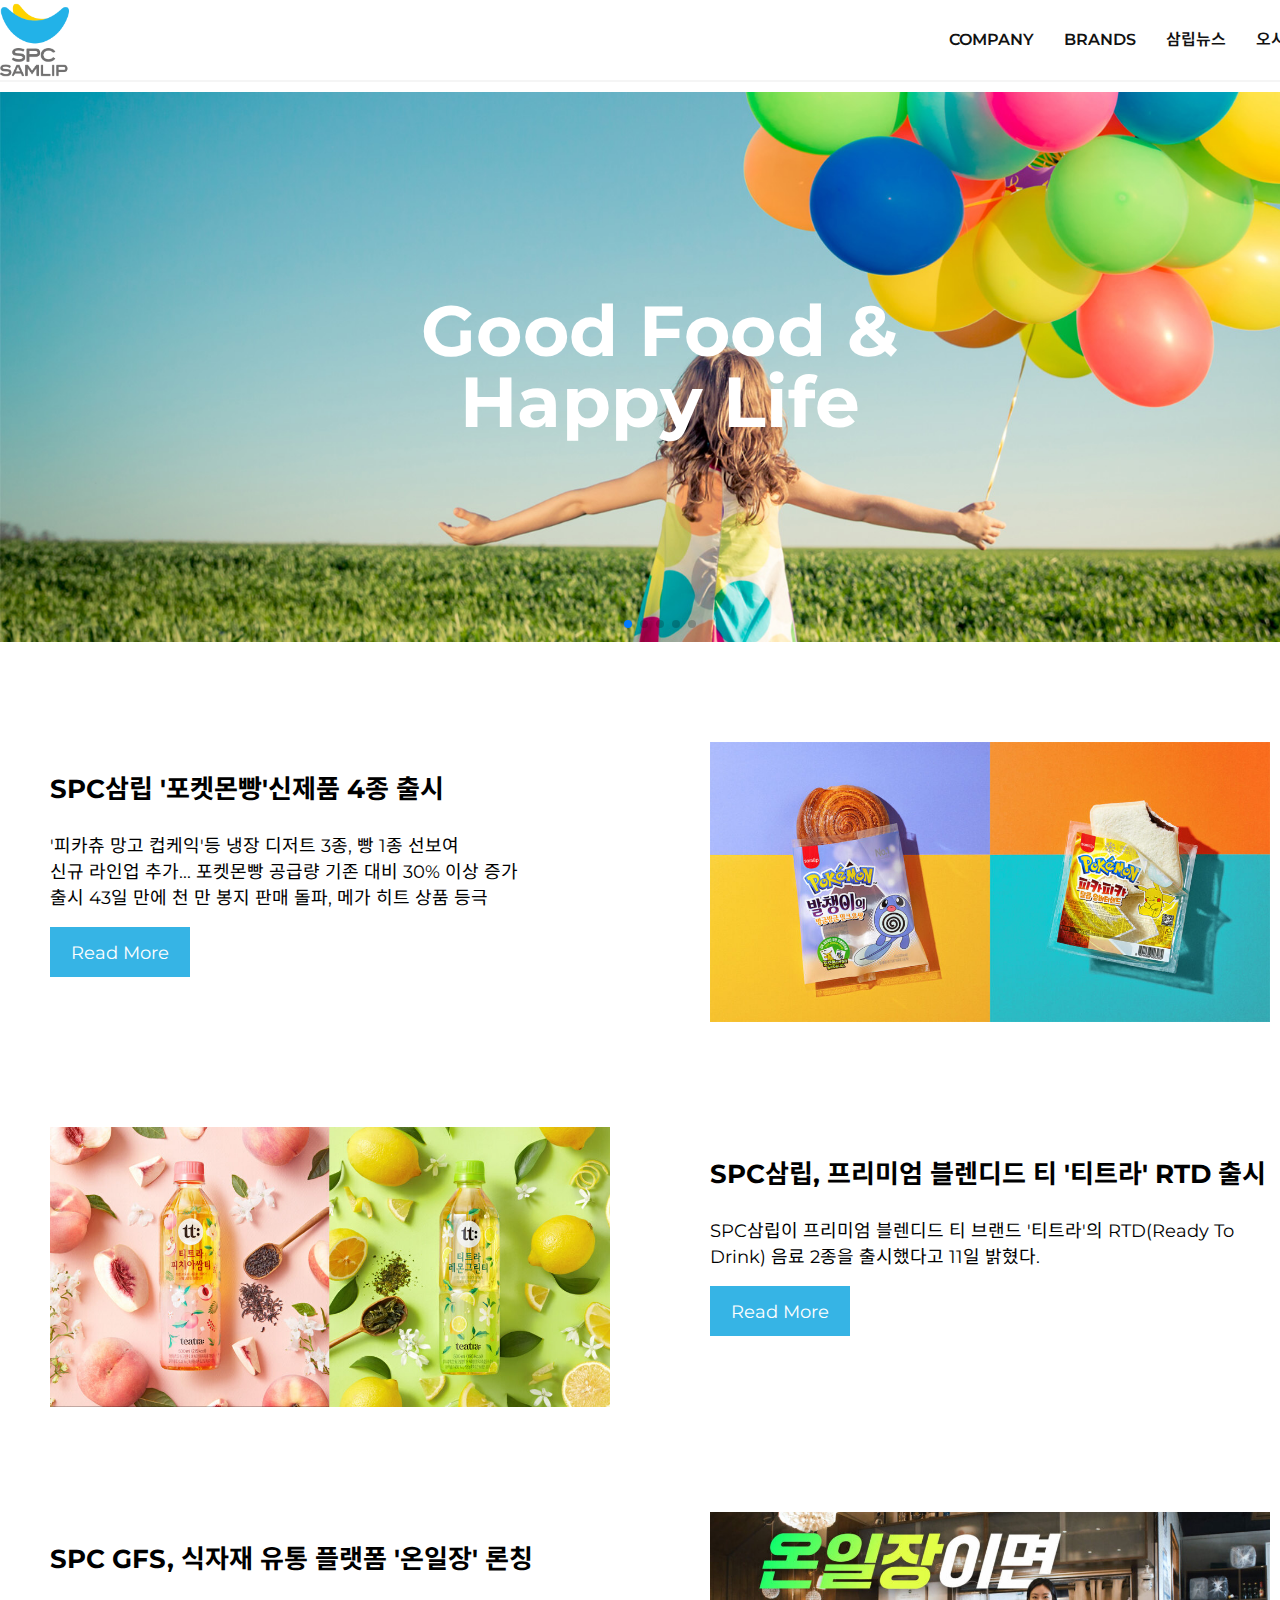
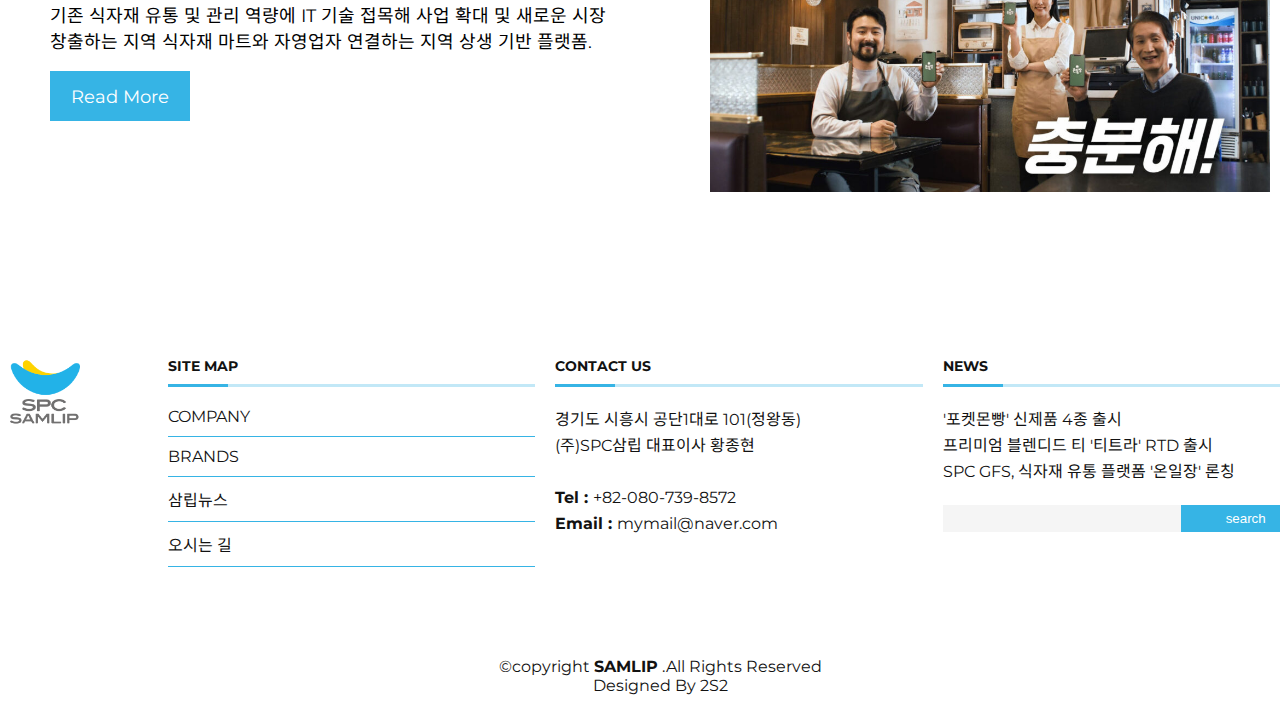
<file: index.html>
<!DOCTYPE html>
<html lang="ko" dir="ltr">

<head>
  <meta charset="utf-8">
  <meta name="viewport" content="width=device-width, initial-scale=1, maximum-scale=1, minimum-scale=1, user-scalable=no">
  <title>SPC 삼립</title>
  <link rel="stylesheet" href="./css/style.min.css">
  <script type="text/javascript" src="./js/jquery.min.js"></script>
  <script type="text/javascript" src="./js/common.js"></script>
  <link rel="stylesheet" href="https://unpkg.com/swiper@8/swiper-bundle.min.css" />
  <script src="https://unpkg.com/swiper@8/swiper-bundle.min.js"></script>
</head>
<body>
  <div id="wrap">
    <header id="header">
      <!-- 로고 -->
      <h1 id="top-logo">
        <a href="./index.html">
          <img src="./img/logo/spc-samlip-logo-new.png" alt="logo">
        </a>
      </h1>
      <!-- 메인메뉴 -->
      <nav id="top-nav">
        <ul>
          <li>
            <a href="./company/introduce.html">COMPANY</a>
            <ul class="sub-menu">
              <li><a href="./company/introduce.html">경영이념</a></li>
              <li><a href="./company/history.html">연혁</a></li>
              <li><a href="./company/ci.html">CI/BI</a></li>
            </ul>
          </li>
          <li><a href="./brands/brands.html">BRANDS</a></li>
          <li><a href="./community/news.html">삼립뉴스</a>
            <ul class="sub-menu">
              <li><a href="./community/news.html">보도자료</a></li>
              <li><a href="./community/recruit.html">공고</a></li>
              <li><a href="./community/notice.html">공지사항</a></li>
            </ul>
          </li>
          <li><a href="./location/location.html">오시는 길</a></li>
        </ul>
      </nav>
    </header>
    <main>
      <style>
        .swiper {
          width: 100%;
          height: 100%;
        }

        .swiper-slide {
          text-align: center;
          font-size: 18px;
          height: 550px;

          /* Center slide text vertically */
          display: -webkit-box;
          display: -ms-flexbox;
          display: -webkit-flex;
          display: flex;
          -webkit-box-pack: center;
          -ms-flex-pack: center;
          -webkit-justify-content: center;
          justify-content: center;
          -webkit-box-align: center;
          -ms-flex-align: center;
          -webkit-align-items: center;
          align-items: center;
        }

        .swiper-slide img {
          display: block;
          width: 100%;
          height: 100%;
          object-fit: cover;
        }

        .swiper {
          margin-left: auto;
          margin-right: auto;
        }
      </style>
      <!-- main banner -->
      <!-- swiper plugin 사용 -->
      <div class="swiper mySwiper">
        <div class="swiper-wrapper">
          <div class="swiper-slide mainbanner first">
            <h2>Good Food &<br>Happy Life
              <!-- <p>좋은 음식과 서비스를 통해 더 가치있고<br>건강한 삶을 만들어나갑니다</p> -->
            </h2>
          </div>
          <div class="swiper-slide mainbanner second">
            <h2 style="color:#642c10;">Good Bread
              <!-- <p>우리만의 기술과 경험,노하우로<br>제빵 산업의 내일을 엽니다</p> -->
            </h2>
          </div>
          <div class="swiper-slide mainbanner third">
            <h2 style="color:#1d356d;">Tasty Food
              <!-- <p>맛과 건강을 생각한 음식으로<br>맛있는 푸드 스토리를 만듭니다</p> -->
            </h2>
          </div>
          <div class="swiper-slide mainbanner forth">
            <h2 style="color:#d43936;">Sweet Desert
              <!-- <p>소비자의 취향에 맞는<br>새로운 디저트 문화를 제안합니다</p> -->
            </h2>
          </div>
          <div class="swiper-slide mainbanner fifth">
            <h2 style="color:#4a6512;">Fresh Deli
              <!-- <p>최첨단 시스템과 설비로 소비자의 식탁에<br>가장 신선한 식품을 전달합니다</p> -->
            </h2>
          </div>
        </div>
        <!-- <div class="swiper-button-next"></div>
        <div class="swiper-button-prev"></div> -->
        <div class="swiper-pagination"></div>
      </div>
      <!-- content area-->
      <div class="container main">
        <div class="content">
          <div class="inner">
            <div class="box items_2">
              <div class="items">
                <h3 class="title">SPC삼립 '포켓몬빵'신제품 4종 출시</h3>
                <p>'피카츄 망고 컵케익'등 냉장 디저트 3종, 빵 1종 선보여<br>
                신규 라인업 추가... 포켓몬빵 공급량 기존 대비 30% 이상 증가<br>
                출시 43일 만에 천 만 봉지 판매 돌파, 메가 히트 상품 등극</p>
                <a href="./community/news.html" class="gbtn">Read More</a>
              </div>
              <div class="items">
                <img src="./img/main/poketmon_news.jpg" alt="poketmonnews">
              </div>
            </div>
          </div>
          <div class="inner">
            <div class="box items_2">
              <div class="items">
                <img src="./img/main/teatra_news.jpg" alt="teatranews">
              </div>
              <div class="items">
                <h3 class="title">SPC삼립, 프리미엄 블렌디드 티 '티트라' RTD 출시</h3>
                <p>SPC삼립이 프리미엄 블렌디드 티 브랜드 '티트라'의 RTD(Ready To Drink) 음료 2종을 출시했다고 11일 밝혔다.</p>
                <a href="./community/news.html" class="gbtn">Read More</a>
              </div>
            </div>
          </div>
          <div class="inner">
            <div class="box items_2">
              <div class="items">
                <h3 class="title">SPC GFS, 식자재 유통 플랫폼 '온일장' 론칭</h3>
                <p>기존 식자재 유통 및 관리 역량에 IT 기술 접목해 사업 확대 및 새로운 시장 창출하는 지역 식자재 마트와 자영업자 연결하는 지역 상생 기반 플랫폼.</p>
                <a href="./community/news.html" class="gbtn">Read More</a>
              </div>
              <div class="items">
                <img src="./img/main/onilljang_news.jpg" alt="onillgangnews">
              </div>
            </div>
          </div>
        </div>
      </div>
    </main>
    <footer id="footer">
      <!-- footer상단영역 -->
      <div class="footer-top">
        <div class="container">
          <div class="row">
            <div class="column footer-logo">
              <!-- footer logo -->
              <img src="./img/logo/spc-samlip-logo-new.png" alt="">
            </div>
            <div class="column">
              <h4>site map</h4>
              <ul>
                <li><a href="./company/introduce.html">COMPANY</a></li>
                <li><a href="./brands/brands.html">BRANDS</a></li>
                <li><a href="./community/news.html">삼립뉴스</a></li>
                <li><a href="./location/location.html">오시는 길</a></li>
              </ul>
            </div>
            <div class="column">
              <h4>contact us</h4>
              <p>
                경기도 시흥시 공단1대로 101(정왕동)<br>
                (주)SPC삼립 대표이사 황종현<br>
                <strong><br>Tel : </strong><a href="tel:+82-080-739-8572">+82-080-739-8572</a><br>
                <strong>Email : </strong><a href="mailto:mymail@naver.com">mymail@naver.com</a>
              </p>
            </div>
            <div class="column news">
              <h4>news</h4>
              <p><a href="./community/news.html">'포켓몬빵' 신제품 4종 출시</a><br><a href="./community/news.html">프리미엄 블렌디드 티 '티트라' RTD 출시</a><br><a href="./community/news.html">SPC GFS, 식자재 유통 플랫폼 '온일장' 론칭</a></p>
              <form>
                <input type="text" name="search"><input type="submit" value="search">
                <!-- input한줄 띄우고 하면 공백생김 -->
              </form>
            </div>
          </div>
        </div>
      </div>
      <!-- footer하단영역 -->
      <div class="container">
        <div class="copyright">
          &copy;copyright <strong>SAMLIP</strong> .All Rights Reserved
        </div>
        <div class="credits">
          Designed By <a href="mailto:5446911s2@daum.net">2S2</a>
        </div>
      </div>
    </footer>
  </div>
  <script>
    var swiper = new Swiper(".mySwiper", {
      slidesPerView: 1,
      spaceBetween: 30,
      loop: true,
      centeredSlides: true,
        autoplay: {
          delay: 2500,
          disableOnInteraction: false,
        },
      pagination: {
        el: ".swiper-pagination",
        clickable: true,
      },
      // navigation: {
      //   nextEl: ".swiper-button-next",
      //   prevEl: ".swiper-button-prev",
      // },
    });
  </script>
</body>

</html>
</file>
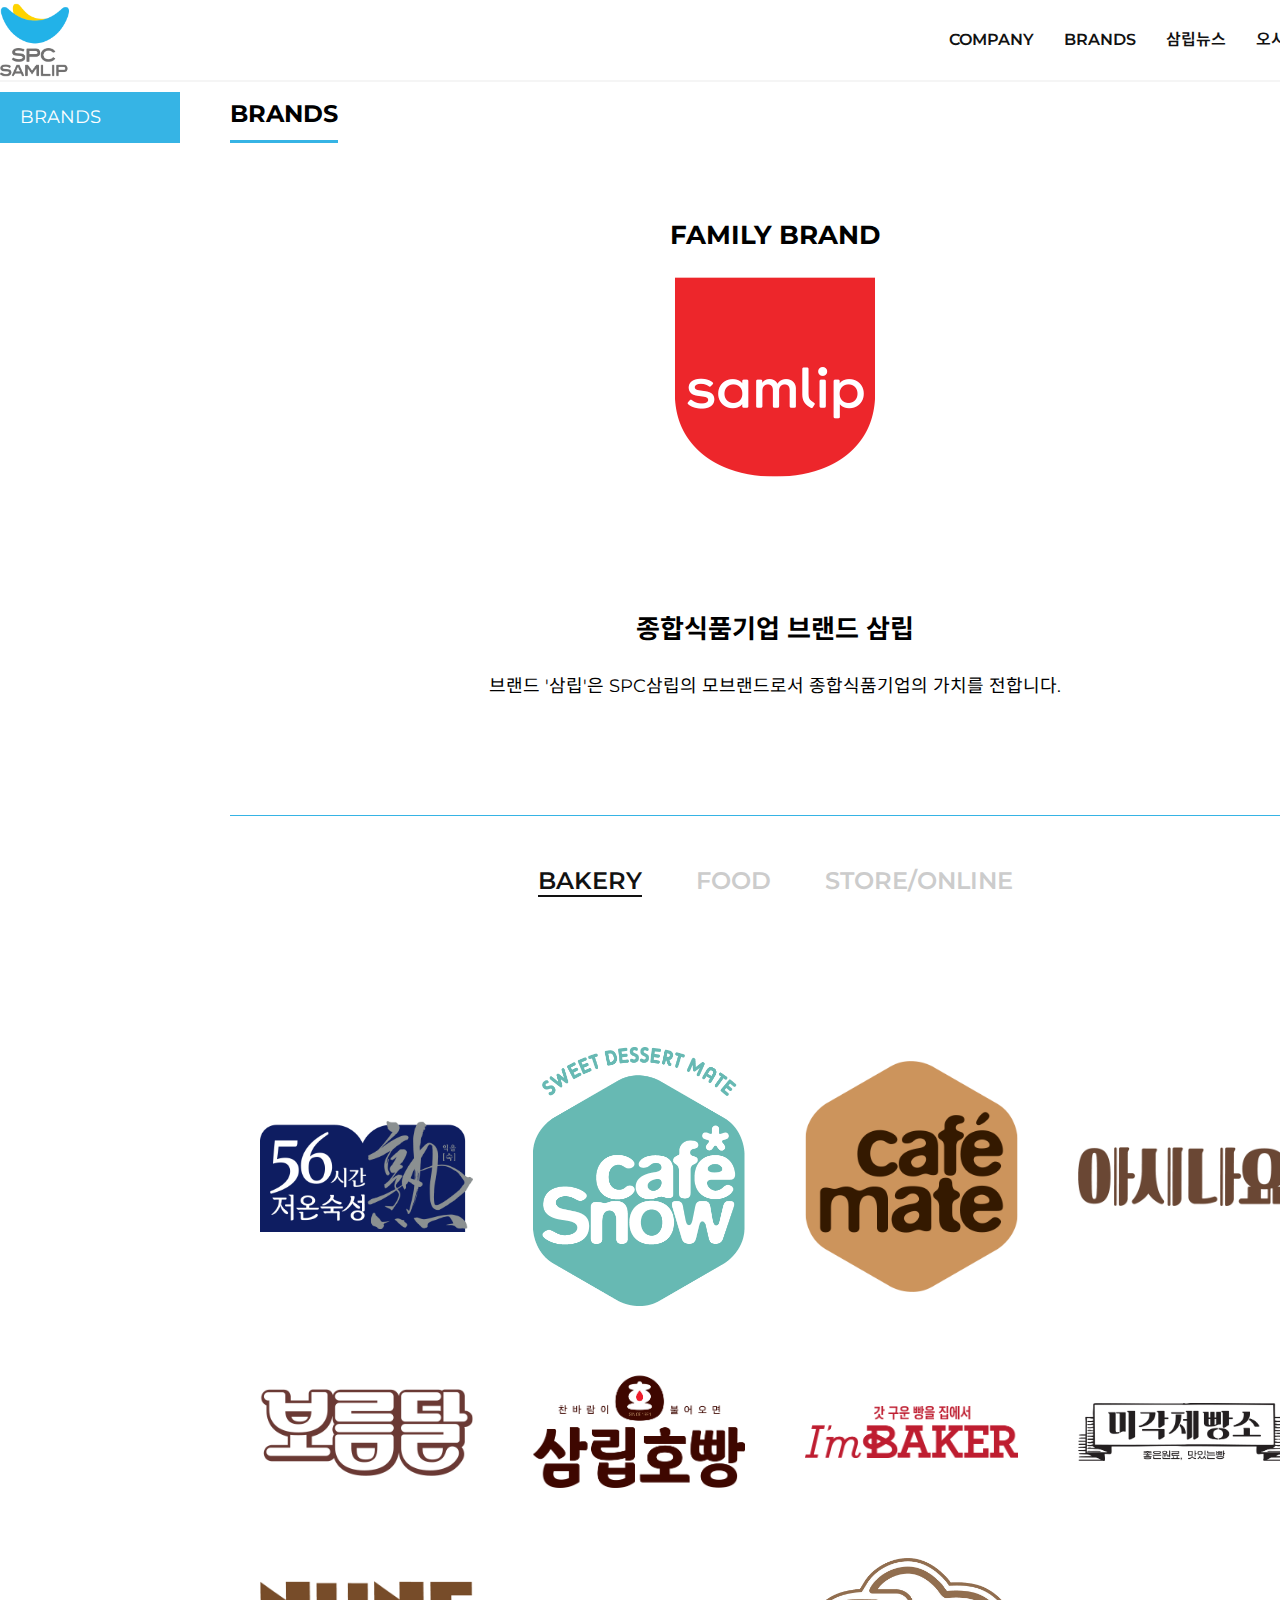
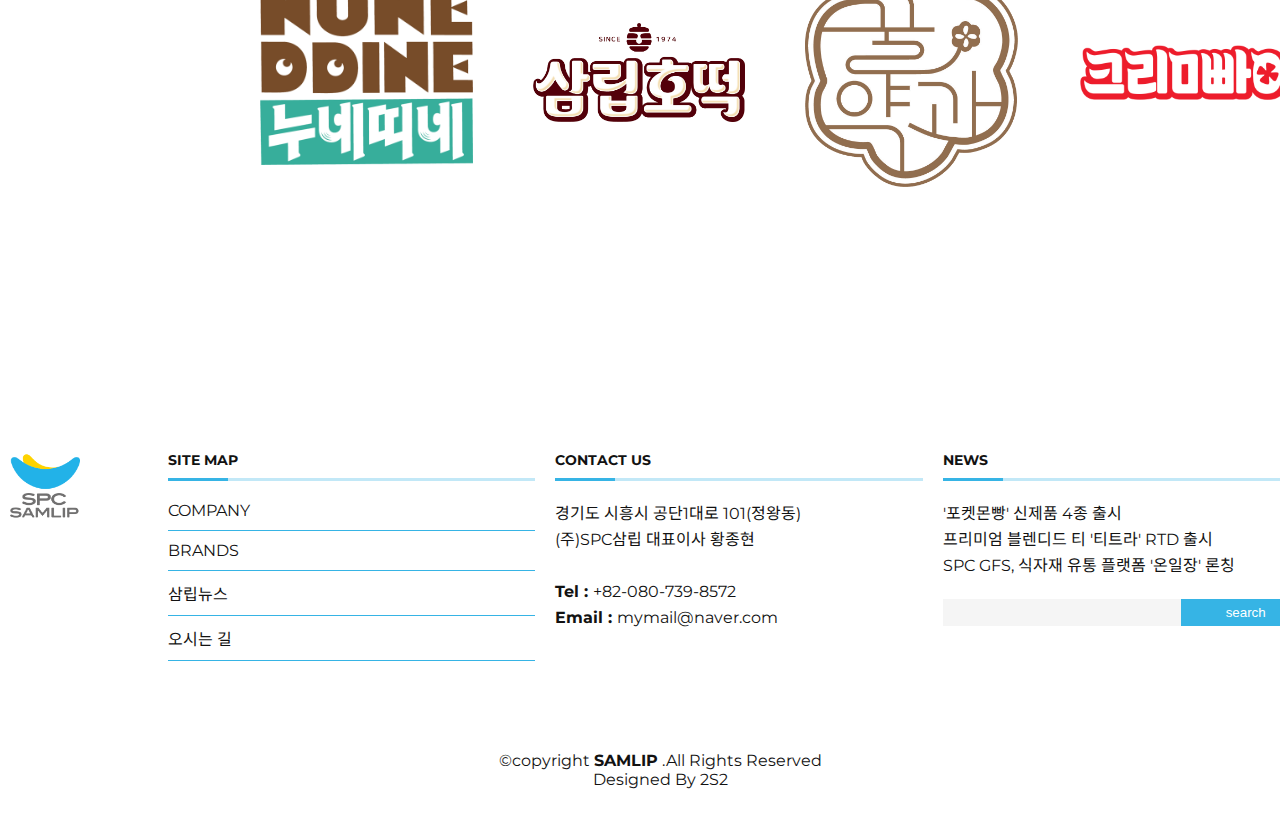
<file: brands/brands.html>
<!DOCTYPE html>
<html lang="ko" dir="ltr">

<head>
  <meta charset="utf-8">
  <title>SPC 삼립</title>
  <link rel="stylesheet" href="../css/style.min.css">
  <script type="text/javascript" src="../js/jquery.min.js"></script>
  <script type="text/javascript" src="../js/common.js"></script>
</head>

<body class="subpage">
  <div id="wrap">
    <header id="header">
      <!-- 로고 -->
      <h1 id="top-logo">
        <a href="../index.html"><img src="../img/logo/spc-samlip-logo-new.png" alt="logo"></a>
      </h1>
      <!-- 메인메뉴 -->
      <nav id="top-nav">
        <ul>
          <li>
            <a href="../company/introduce.html">COMPANY</a>
            <ul class="sub-menu">
              <li><a href="../company/introduce.html">경영이념</a></li>
              <li><a href="../company/history.html">연혁</a></li>
              <li><a href="../company/ci.html">CI/BI</a></li>
            </ul>
          </li>
          <li><a href="../brands/brands.html">BRANDS</a></li>
          <li><a href="../community/news.html">삼립뉴스</a>
            <ul class="sub-menu">
              <li><a href="../community/news.html">보도자료</a></li>
              <li><a href="../community/recruit.html">공고</a></li>
              <li><a href="../community/notice.html">공지사항</a></li>
            </ul>
          </li>
          <li><a href="../location/location.html">오시는 길</a></li>
        </ul>
      </nav>
    </header>
    <main>
      <!-- content area-->
      <div class="container">
        <!-- 왼쪽 메뉴 -->
        <aside id="lnb">
          <ul>
            <li><a href="../brands/brands.html">BRANDS</a></li>
          </ul>
        </aside>
        <!-- 컨텐츠 본문 영역 -->
        <div class="content">
          <h2 class="sub-title"><span>BRANDS</span></h2>
          <div class="inner">
            <div class="box wrap">
              <div class="items">
                <h3 class="title">FAMILY BRAND</h3>
                <a href="#"><img src="../img/brands/samlip-logo.png" alt="logo" style="width: 202px;"></a>
              </div>
              <div class="items">
                <h3 class="title">종합식품기업 브랜드 삼립</h3>
                <p>브랜드 '삼립'은 SPC삼립의 모브랜드로서 종합식품기업의 가치를 전합니다.</p>
              </div>
            </div>
          </div>
          <div class="inner brand-btn">
            <ul>
              <li class="on">BAKERY</li>
              <li>FOOD</li>
              <li>STORE/ONLINE</li>
            </ul>
          </div>
          <!-- column layout -->
          <section id="bakery" class="on brand">
            <div class="row">
              <div class="column">
                <div class="inner none-type">
                  <img src="../img/brands/bakery/56_logo-1.png" alt="bakery01">
                </div>
              </div>
              <div class="column">
                <div class="inner none-type">
                  <img src="../img/brands/bakery/cafe-snow-new-bi.png" alt="bakery02">
                </div>
              </div>
              <div class="column">
                <div class="inner none-type">
                  <img src="../img/brands/bakery/cafemate-logo-original.png" alt="bakery03">
                </div>
              </div>
              <div class="column">
                <div class="inner none-type">
                  <img src="../img/brands/bakery/castella-logo-original.png" alt="bakery04">
                </div>
              </div>
              <div class="column">
                <div class="inner none-type">
                  <img src="../img/brands/bakery/fullmoon-logo.png" alt="bakery05">
                </div>
              </div>
              <div class="column">
                <div class="inner none-type">
                  <img src="../img/brands/bakery/hopang-logo-original-1.png" alt="bakery06">
                </div>
              </div>
              <div class="column">
                <div class="inner none-type">
                  <img src="../img/brands/bakery/logo-imbaker.png" alt="bakery07">
                </div>
              </div>
              <div class="column">
                <div class="inner none-type">
                  <img src="../img/brands/bakery/meegak.png" alt="bakery08">
                </div>
              </div>
              <div class="column">
                <div class="inner none-type">
                  <img src="../img/brands/bakery/nuneddine-logo-original.png" alt="bakery09">
                </div>
              </div>
              <div class="column">
                <div class="inner none-type">
                  <img src="../img/brands/bakery/samlip-hodduk.png" alt="bakery10">
                </div>
              </div>
              <div class="column">
                <div class="inner none-type">
                  <img src="../img/brands/bakery/sweet-teafood-logo-original-1.png" alt="bakery11">
                </div>
              </div>
              <div class="column">
                <div class="inner none-type">
                  <img src="../img/brands/bakery/cream-logo-origin.png" alt="bakery12">
                </div>
              </div>
            </div>
          </section>
          <section id="food" class="brand">
            <div class="row">
              <div class="column">
                <div class="inner none-type">
                  <img src="../img/brands/food/dayerie-bi.png" alt="food01">
                </div>
              </div>
              <div class="column">
                <div class="inner none-type">
                  <img src="../img/brands/food/gruchks-schwein-origianl-black-1.png" alt="food02">
                </div>
              </div>
              <div class="column">
                <div class="inner none-type">
                  <img src="../img/brands/food/himyeon-logo-1.png" alt="food03">
                </div>
              </div>
              <div class="column">
                <div class="inner none-type">
                  <img src="../img/brands/food/jammys-logo.png" alt="food04">
                </div>
              </div>
              <div class="column">
                <div class="inner none-type">
                  <img src="../img/brands/food/kraft-heinz-logo.png" alt="food05">
                </div>
              </div>
              <div class="column">
                <div class="inner none-type">
                  <img src="../img/brands/food/mineral-water-logo-origin.png" alt="food06">
                </div>
              </div>
              <div class="column">
                <div class="inner none-type">
                  <img src="../img/brands/food/organic-diary-farm-logo-original.png" alt="food07">
                </div>
              </div>
              <div class="column">
                <div class="inner none-type">
                  <img src="../img/brands/food/piginthegarden-logo-original.png" alt="food08">
                </div>
              </div>
            </div>
          </section>
          <section id="store"  class="brand">
            <div class="row">
              <div class="column">
                <div class="inner none-type">
                  <img src="../img/brands/store/bakery-factory-logo-original.png" alt="store01">
                </div>
              </div>
              <div class="column">
                <div class="inner none-type">
                  <img src="../img/brands/store/biten.png" alt="store02">
                </div>
              </div>
              <div class="column">
                <div class="inner none-type">
                  <img src="../img/brands/store/eggslut-logo.png" alt="store03">
                </div>
              </div>
              <div class="column">
                <div class="inner none-type">
                  <img src="../img/brands/store/hm-logo.png" alt="store04">
                </div>
              </div>
              <div class="column">
                <div class="inner none-type">
                  <img src="../img/brands/store/Krumb_Logotype_Orange_RGB.png" alt="store05">
                </div>
              </div>
              <div class="column">
                <div class="inner none-type">
                  <img src="../img/brands/store/samlip-logo.png" alt="store06">
                </div>
              </div>
              <div class="column">
                <div class="inner none-type">
                  <img src="../img/brands/store/spcsamlip-logo-yaam.png" alt="store07">
                </div>
              </div>
              <div class="column">
                <div class="inner none-type">
                </div>
              </div>
            </div>
          </section>
        </div>
      </div>
    </main>
    <footer id="footer">
      <!-- footer상단영역 -->
      <div class="footer-top">
        <div class="container">
          <div class="row">
            <div class="column footer-logo">
              <!-- footer logo -->
              <img src="../img/logo/spc-samlip-logo-new.png" alt="">
            </div>
            <div class="column">
              <h4>site map</h4>
              <ul>
                <li><a href="../company/introduce.html">COMPANY</a></li>
                <li><a href="../brands/brands.html">BRANDS</a></li>
                <li><a href="../community/news.html">삼립뉴스</a></li>
                <li><a href="../location/location.html">오시는 길</a></li>
              </ul>
            </div>
            <div class="column">
              <h4>contact us</h4>
              <p>
                경기도 시흥시 공단1대로 101(정왕동)<br>
                (주)SPC삼립 대표이사 황종현<br>
                <strong><br>Tel : </strong><a href="tel:+82-080-739-8572">+82-080-739-8572</a><br>
                <strong>Email : </strong><a href="mailto:mymail@naver.com">mymail@naver.com</a>
              </p>
            </div>
            <div class="column news">
              <h4>news</h4>
              <p><a href="./community/news.html">'포켓몬빵' 신제품 4종 출시</a><br><a href="./community/news.html">프리미엄 블렌디드 티 '티트라' RTD 출시</a><br><a href="./community/news.html">SPC GFS, 식자재 유통 플랫폼 '온일장' 론칭</a></p>
              <form>
                <input type="text" name="search"><input type="submit" value="search">
                <!-- input한줄 띄우고 하면 공백생김 -->
              </form>
            </div>
          </div>
        </div>
      </div>
      <!-- footer하단영역 -->
      <div class="container">
        <div class="copyright">
          &copy;copyright <strong>SAMLIP</strong> .All Rights Reserved
        </div>
        <div class="credits">
          Designed By <a href="mailto:5446911s2@daum.net">2S2</a>
        </div>
      </div>
    </footer>
  </div>
</body>

</html>
</file>
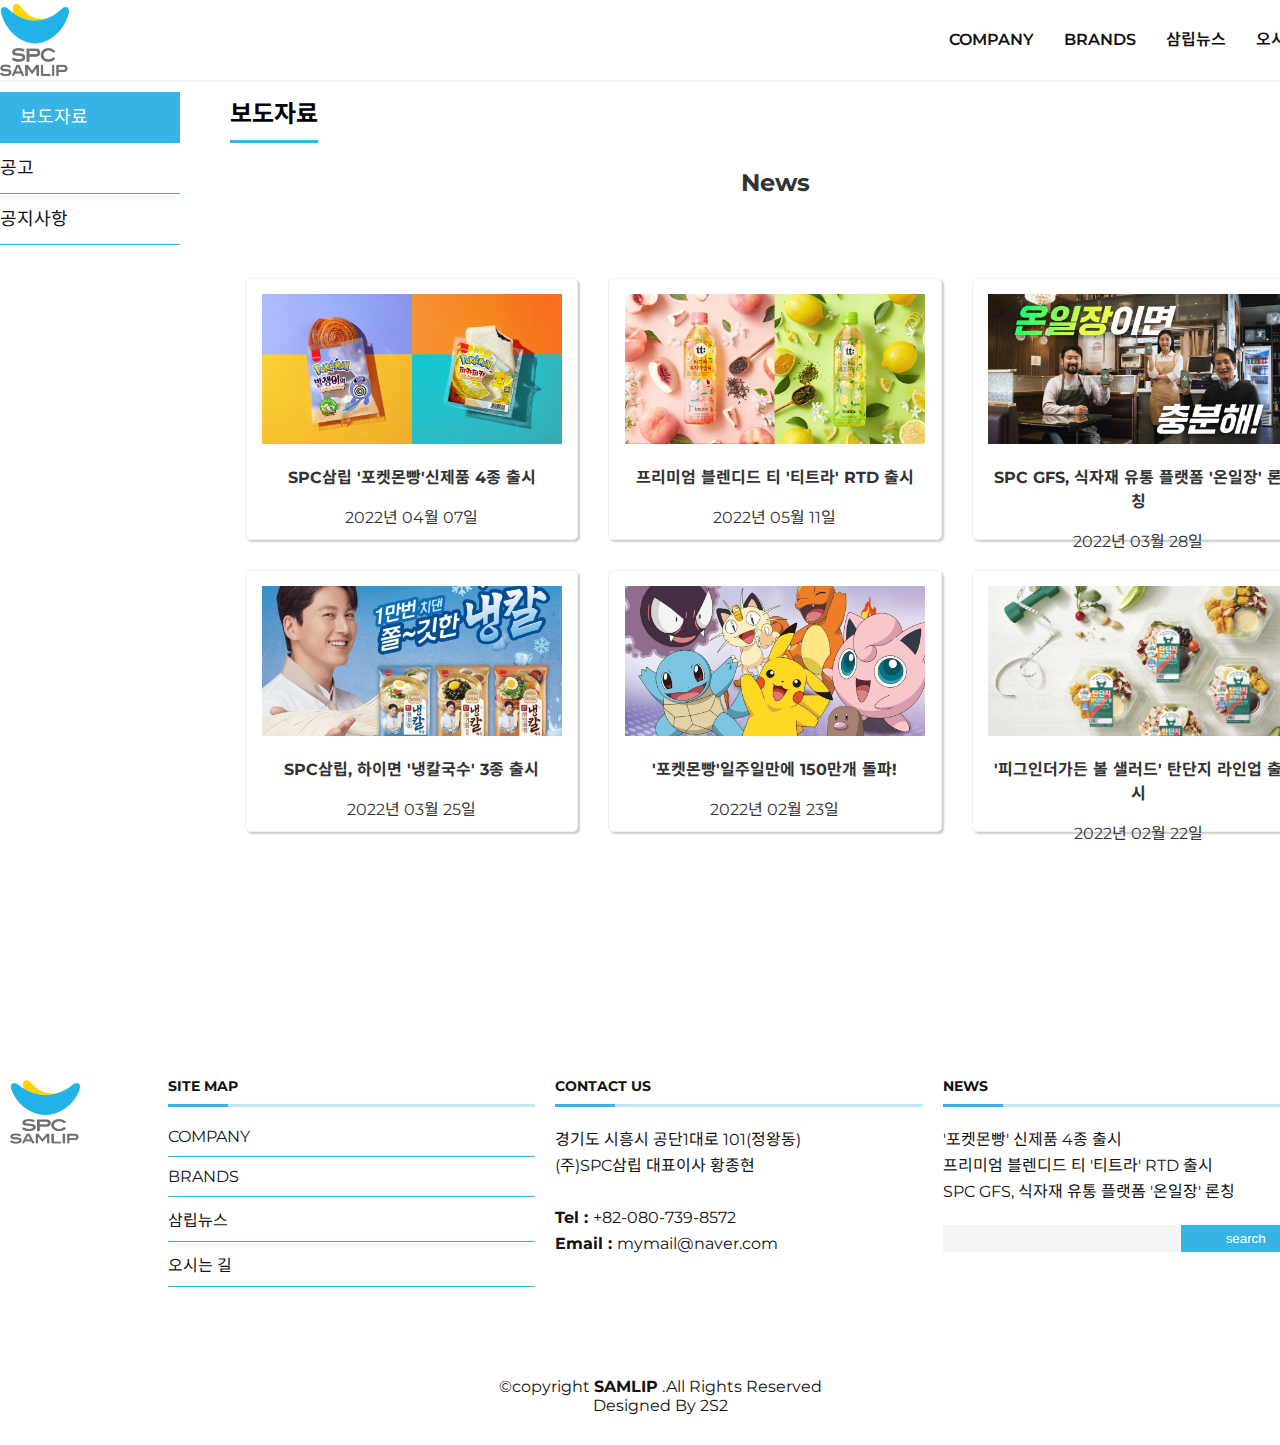
<file: community/news.html>
<!DOCTYPE html>
<html lang="ko" dir="ltr">

<head>
  <meta charset="utf-8">
  <title>SPC 삼립</title>
  <link rel="stylesheet" href="../css/style.min.css">
  <script type="text/javascript" src="../js/jquery.min.js"></script>
  <script type="text/javascript" src="../js/common.js"></script>
</head>

<body class="subpage">
  <div id="wrap">
    <header id="header">
      <!-- 로고 -->
      <h1 id="top-logo">
        <a href="../index.html"><img src="../img/logo/spc-samlip-logo-new.png" alt="logo"></a>
      </h1>
      <!-- 메인메뉴 -->
      <nav id="top-nav">
        <ul>
          <li>
            <a href="../company/introduce.html">COMPANY</a>
            <ul class="sub-menu">
              <li><a href="../company/introduce.html">경영이념</a></li>
              <li><a href="../company/history.html">연혁</a></li>
              <li><a href="../company/ci.html">CI/BI</a></li>
            </ul>
          </li>
          <li><a href="../brands/brands.html">BRANDS</a></li>
          <li><a href="../community/news.html">삼립뉴스</a>
            <ul class="sub-menu">
              <li><a href="../community/news.html">보도자료</a></li>
              <li><a href="../community/recruit.html">공고</a></li>
              <li><a href="../community/notice.html">공지사항</a></li>
            </ul>
          </li>
          <li><a href="../location/location.html">오시는 길</a></li>
        </ul>
      </nav>
    </header>
    <main>
      <!-- content area-->
      <div class="container">
        <!-- 왼쪽 메뉴 -->
        <aside id="lnb">
          <ul>
            <li><a href="../community/news.html">보도자료</a></li>
            <li><a href="../community/recruit.html">공고</a></li>
            <li><a href="../community/notice.html">공지사항</a></li>
          </ul>
        </aside>
        <!-- 컨텐츠 본문 영역 -->
        <div class="content">
          <h2 class="sub-title"><span>보도자료</span></h2>
          <section id="news">
            <div class="row">
              <h2>News</h2>
              <div class="column">
                <div class="inner news">
                  <img src="../img/main/poketmon_news.jpg" alt="포켓몬빵">
                  <p><strong>SPC삼립 '포켓몬빵'신제품 4종 출시</strong></p>
                  <span>2022년 04월 07일</span>
                </div>
              </div>
              <div class="column">
                <div class="inner news">
                  <img src="../img/main/teatra_news.jpg" alt="티트라">
                  <p><strong>프리미엄 블렌디드 티 '티트라' RTD 출시</strong></p>
                  <span>2022년 05월 11일</span>
                </div>
              </div>
              <div class="column">
                <div class="inner news">
                  <img src="../img/main/onilljang_news.jpg" alt="온일장">
                  <p><strong>SPC GFS, 식자재 유통 플랫폼 '온일장' 론칭</strong></p>
                  <span>2022년 03월 28일</span>
                </div>
              </div>
              <div class="column">
                <div class="inner news">
                  <img src="../img/main/noddle_news.jpg" alt="냉칼국수">
                  <p><strong>SPC삼립, 하이면 '냉칼국수' 3종 출시</strong></p>
                  <span>2022년 03월 25일</span>
                </div>
              </div>
              <div class="column">
                <div class="inner news">
                  <img src="../img/main/pocket_mon.jpg" alt="포켓몬1">
                  <p><strong>'포켓몬빵'일주일만에 150만개 돌파!</strong></p>
                  <span>2022년 02월 23일</span>
                </div>
              </div>
              <div class="column">
                <div class="inner news">
                  <img src="../img/main/salad.jpeg" alt="salad">
                  <p><strong>'피그인더가든 볼 샐러드' 탄단지 라인업 출시</strong></p>
                  <span>2022년 02월 22일</span>
                </div>
              </div>
            </div>
          </section>
        </div>
      </div>
    </main>
    <footer id="footer">
      <!-- footer상단영역 -->
      <div class="footer-top">
        <div class="container">
          <div class="row">
            <div class="column footer-logo">
              <!-- footer logo -->
              <img src="../img/logo/spc-samlip-logo-new.png" alt="">
            </div>
            <div class="column">
              <h4>site map</h4>
              <ul>
                <li><a href="../company/introduce.html">COMPANY</a></li>
                <li><a href="../brands/brands.html">BRANDS</a></li>
                <li><a href="../community/news.html">삼립뉴스</a></li>
                <li><a href="../location/location.html">오시는 길</a></li>
              </ul>
            </div>
            <div class="column">
              <h4>contact us</h4>
              <p>
                경기도 시흥시 공단1대로 101(정왕동)<br>
                (주)SPC삼립 대표이사 황종현<br>
                <strong><br>Tel : </strong><a href="tel:+82-080-739-8572">+82-080-739-8572</a><br>
                <strong>Email : </strong><a href="mailto:mymail@naver.com">mymail@naver.com</a>
              </p>
            </div>
            <div class="column news">
              <h4>news</h4>
              <p><a href="./community/news.html">'포켓몬빵' 신제품 4종 출시</a><br><a href="./community/news.html">프리미엄 블렌디드 티 '티트라' RTD 출시</a><br><a href="./community/news.html">SPC GFS, 식자재 유통 플랫폼 '온일장' 론칭</a></p>
              <form>
                <input type="text" name="search"><input type="submit" value="search">
                <!-- input한줄 띄우고 하면 공백생김 -->
              </form>
            </div>
          </div>
        </div>
      </div>
      <!-- footer하단영역 -->
      <div class="container">
        <div class="copyright">
          &copy;copyright <strong>SAMLIP</strong> .All Rights Reserved
        </div>
        <div class="credits">
          Designed By <a href="mailto:5446911s2@daum.net">2S2</a>
        </div>
      </div>
    </footer>
  </div>
</body>

</html>
</file>
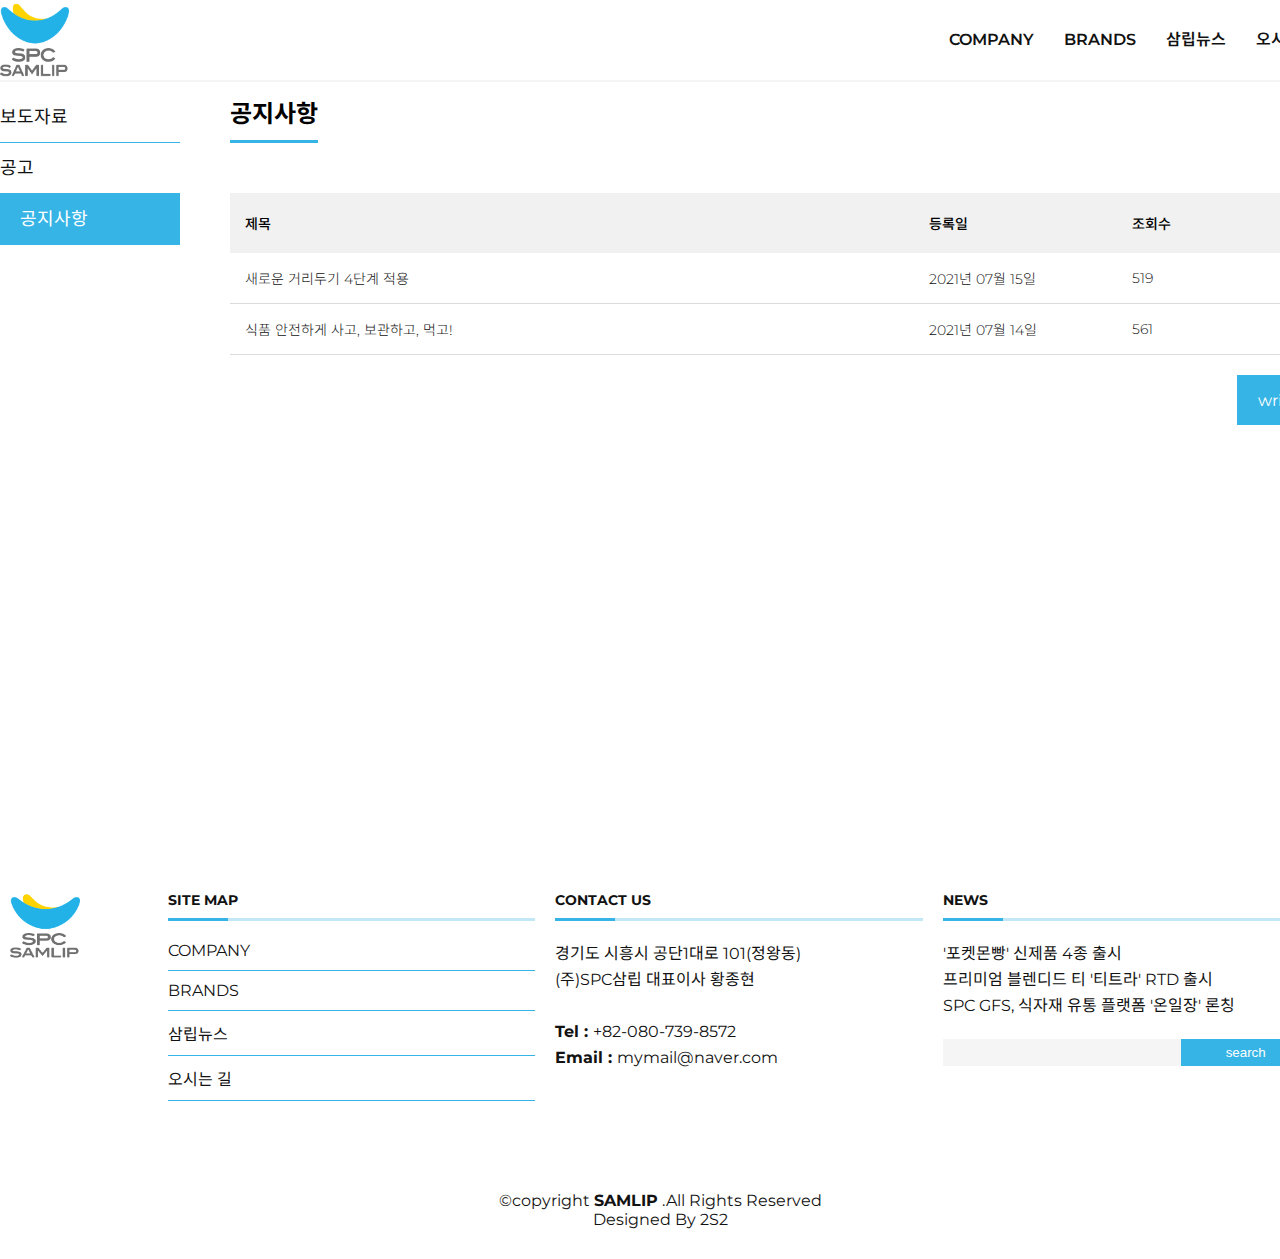
<file: community/notice.html>
<!DOCTYPE html>
<html lang="ko" dir="ltr">
  <head>
    <meta charset="utf-8">
    <title>SPC 삼립</title>
    <link rel="stylesheet" href="../css/style.min.css">
    <script type="text/javascript" src="../js/jquery.min.js"></script>
    <script type="text/javascript" src="../js/common.js"></script>
  </head>
  <body class="subpage">
    <div id="wrap">
      <header id="header">
        <!-- 로고 -->
        <h1 id="top-logo">
          <a href="../index.html"><img src="../img/logo/spc-samlip-logo-new.png" alt="logo"></a>
        </h1>
        <!-- 메인메뉴 -->
        <nav id="top-nav">
          <ul>
            <li>
              <a href="../company/introduce.html">COMPANY</a>
              <ul class="sub-menu">
                <li><a href="../company/introduce.html">경영이념</a></li>
                <li><a href="../company/history.html">연혁</a></li>
                <li><a href="../company/ci.html">CI/BI</a></li>
              </ul>
            </li>
            <li><a href="../brands/brands.html">BRANDS</a></li>
            <li><a href="../community/news.html">삼립뉴스</a>
              <ul class="sub-menu">
                <li><a href="../community/news.html">보도자료</a></li>
                <li><a href="../community/recruit.html">공고</a></li>
                <li><a href="../community/notice.html">공지사항</a></li>
              </ul>
            </li>
            <li><a href="../location/location.html">오시는 길</a></li>
          </ul>
        </nav>
      </header>
      <main>
        <!-- content area-->
        <div class="container">
          <!-- 왼쪽 메뉴 -->
          <aside id="lnb">
            <ul>
              <li><a href="../community/news.html">보도자료</a></li>
              <li><a href="../community/recruit.html">공고</a></li>
              <li><a href="../community/notice.html">공지사항</a></li>
            </ul>
          </aside>
          <!-- 컨텐츠 본문 영역 -->
          <div class="content">
            <h2 class="sub-title"><span>공지사항</span></h2>
            <div class="tbl-header">
              <table>
                <thead>
                  <tr>
                    <th>제목</th>
                    <th>등록일</th>
                    <th>조회수</th>
                  </tr>
                </thead>
              </table>
            </div>
            <div class="tbl-content">
            <table>
              <tbody>
                <tr>
                  <td>새로운 거리두기 4단계 적용</td>
                  <td>2021년 07월 15일</td>
                  <td>519</td>
                </tr>
                <tr>
                  <td>식품 안전하게 사고, 보관하고, 먹고!</td>
                  <td>2021년 07월 14일</td>
                  <td>561</td>
                </tr>
              </tbody>
            </table>
            <a href="#" class="gbtn right">write</a>
          </div>
          </div>
        </div>
      </main>
      <footer id="footer">
        <!-- footer상단영역 -->
        <div class="footer-top">
          <div class="container">
            <div class="row">
              <div class="column footer-logo">
                <!-- footer logo -->
                <img src="../img/logo/spc-samlip-logo-new.png" alt="">
              </div>
              <div class="column">
                <h4>site map</h4>
                <ul>
                  <li><a href="../company/introduce.html">COMPANY</a></li>
                  <li><a href="../brands/brands.html">BRANDS</a></li>
                  <li><a href="../community/news.html">삼립뉴스</a></li>
                  <li><a href="../location/location.html">오시는 길</a></li>
                </ul>
              </div>
              <div class="column">
                <h4>contact us</h4>
                <p>
                  경기도 시흥시 공단1대로 101(정왕동)<br>
                  (주)SPC삼립 대표이사 황종현<br>
                  <strong><br>Tel : </strong><a href="tel:+82-080-739-8572">+82-080-739-8572</a><br>
                  <strong>Email : </strong><a href="mailto:mymail@naver.com">mymail@naver.com</a>
                </p>
              </div>
              <div class="column news">
                <h4>news</h4>
                <p><a href="./community/news.html">'포켓몬빵' 신제품 4종 출시</a><br><a href="./community/news.html">프리미엄 블렌디드 티 '티트라' RTD 출시</a><br><a href="./community/news.html">SPC GFS, 식자재 유통 플랫폼 '온일장' 론칭</a></p>
                <form>
                  <input type="text" name="search"><input type="submit" value="search">
                  <!-- input한줄 띄우고 하면 공백생김 -->
                </form>
              </div>
            </div>
          </div>
        </div>
        <!-- footer하단영역 -->
        <div class="container">
          <div class="copyright">
            &copy;copyright <strong>SAMLIP</strong> .All Rights Reserved
          </div>
          <div class="credits">
            Designed By <a href="mailto:5446911s2@daum.net">2S2</a>
          </div>
        </div>
      </footer>
    </div>
  </body>
</html>
</file>
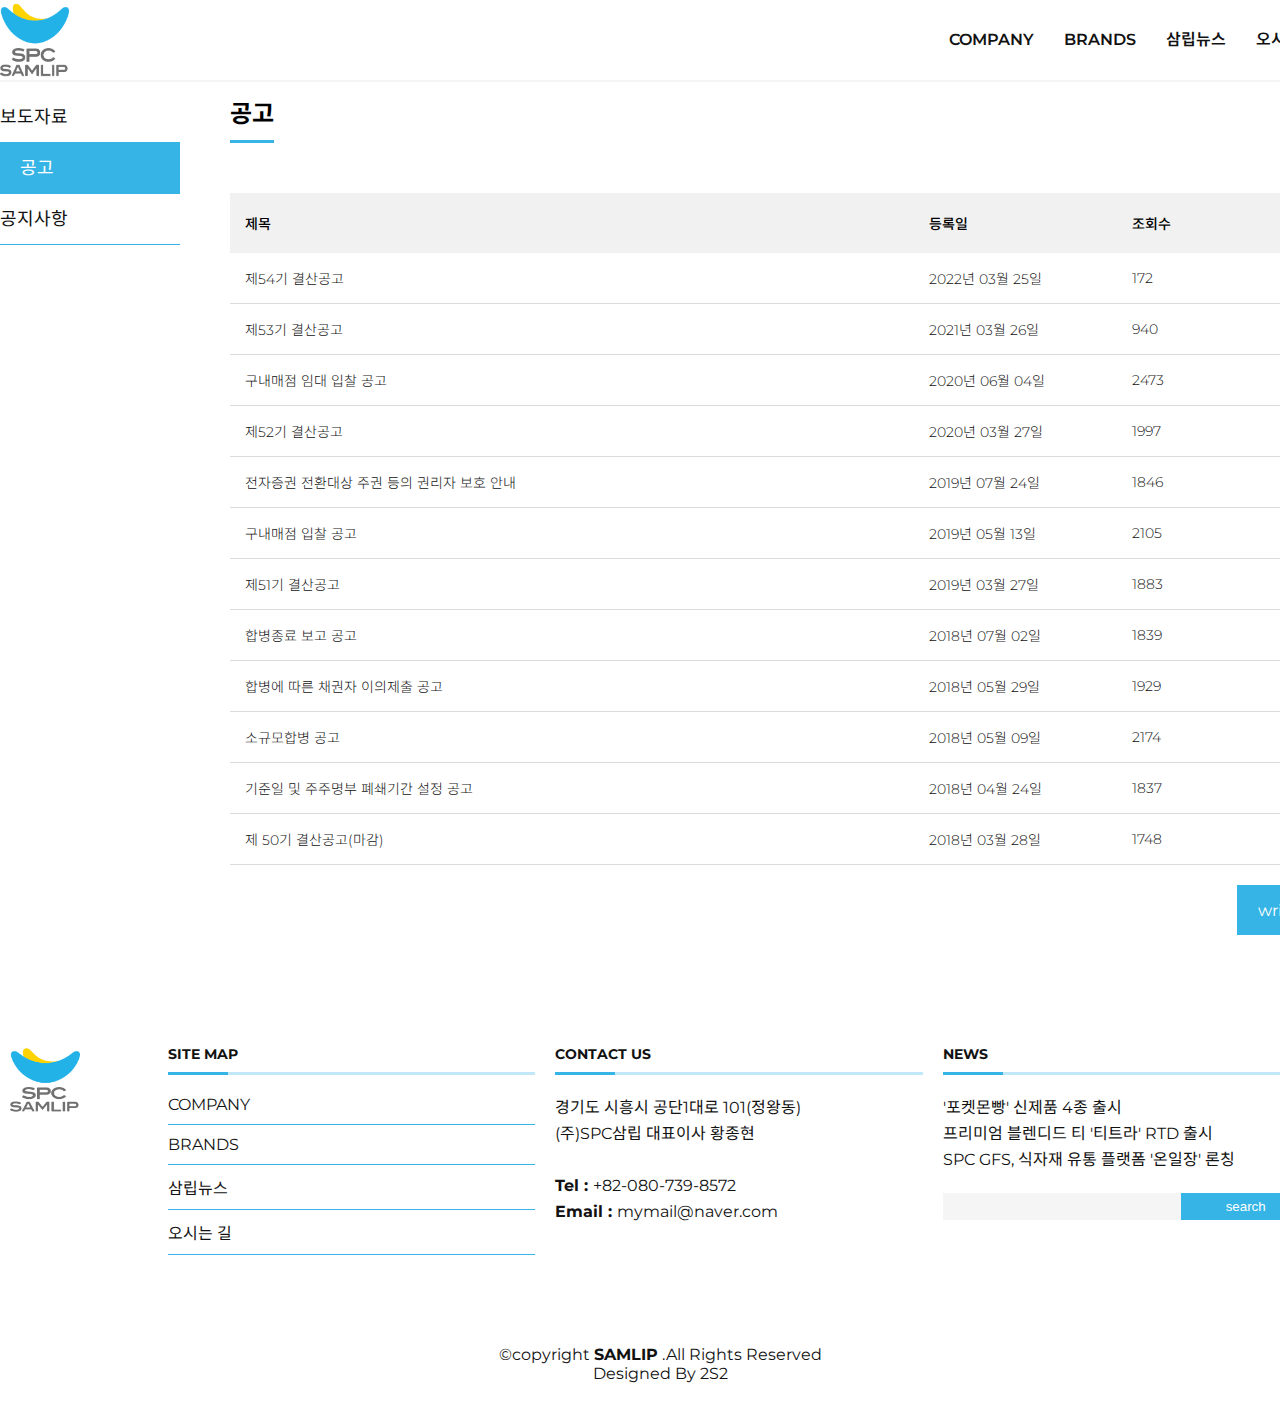
<file: community/recruit.html>
<!DOCTYPE html>
<html lang="ko" dir="ltr">
  <head>
    <meta charset="utf-8">
    <title>SPC 삼립</title>
    <link rel="stylesheet" href="../css/style.min.css">
    <script type="text/javascript" src="../js/jquery.min.js"></script>
    <script type="text/javascript" src="../js/common.js"></script>
  </head>
  <body class="subpage">
    <div id="wrap">
      <header id="header">
        <!-- 로고 -->
        <h1 id="top-logo">
          <a href="../index.html"><img src="../img/logo/spc-samlip-logo-new.png" alt="logo"></a>
        </h1>
        <!-- 메인메뉴 -->
        <nav id="top-nav">
          <ul>
            <li>
              <a href="../company/introduce.html">COMPANY</a>
              <ul class="sub-menu">
                <li><a href="../company/introduce.html">경영이념</a></li>
                <li><a href="../company/history.html">연혁</a></li>
                <li><a href="../company/ci.html">CI/BI</a></li>
              </ul>
            </li>
            <li><a href="../brands/brands.html">BRANDS</a></li>
            <li><a href="../community/news.html">삼립뉴스</a>
              <ul class="sub-menu">
                <li><a href="../community/news.html">보도자료</a></li>
                <li><a href="../community/recruit.html">공고</a></li>
                <li><a href="../community/notice.html">공지사항</a></li>
              </ul>
            </li>
            <li><a href="../location/location.html">오시는 길</a></li>
          </ul>
        </nav>
      </header>
      <main>
        <!-- content area-->
        <div class="container">
          <!-- 왼쪽 메뉴 -->
          <aside id="lnb">
            <ul>
              <li><a href="../community/news.html">보도자료</a></li>
              <li><a href="../community/recruit.html">공고</a></li>
              <li><a href="../community/notice.html">공지사항</a></li>
            </ul>
          </aside>
          <!-- 컨텐츠 본문 영역 -->
          <div class="content">
            <h2 class="sub-title"><span>공고</span></h2>
            <div class="tbl-header">
              <table>
                <thead>
                  <tr>
                    <th>제목</th>
                    <th>등록일</th>
                    <th>조회수</th>
                  </tr>
                </thead>
              </table>
            </div>
            <div class="tbl-content">
            <table>
              <tbody>
                <tr>
                  <td>제54기 결산공고</td>
                  <td>2022년 03월 25일</td>
                  <td>172</td>
                </tr>
                <tr>
                  <td>제53기 결산공고</td>
                  <td>2021년 03월 26일</td>
                  <td>940</td>
                </tr>
                <tr>
                  <td>구내매점 임대 입찰 공고</td>
                  <td>2020년 06월 04일</td>
                  <td>2473</td>
                </tr>
                <tr>
                  <td>제52기 결산공고</td>
                  <td>2020년 03월 27일</td>
                  <td>1997</td>
                </tr>
                <tr>
                  <td>전자증권 전환대상 주권 등의 권리자 보호 안내</td>
                  <td>2019년 07월 24일</td>
                  <td>1846</td>
                </tr>
                <tr>
                  <td>구내매점 입찰 공고</td>
                  <td>2019년 05월 13일</td>
                  <td>2105</td>
                </tr>
                <tr>
                  <td>제51기 결산공고</td>
                  <td>2019년 03월 27일</td>
                  <td>1883</td>
                </tr>
                <tr>
                  <td>합병종료 보고 공고</td>
                  <td>2018년 07월 02일</td>
                  <td>1839</td>
                </tr>
                <tr>
                  <td>합병에 따른 채권자 이의제출 공고</td>
                  <td>2018년 05월 29일</td>
                  <td>1929</td>
                </tr>
                <tr>
                  <td>소규모합병 공고</td>
                  <td>2018년 05월 09일</td>
                  <td>2174</td>
                </tr>
                <tr>
                  <td>기준일 및 주주명부 폐쇄기간 설정 공고</td>
                  <td>2018년 04월 24일</td>
                  <td>1837</td>
                </tr>
                <tr>
                  <td>제 50기 결산공고(마감)</td>
                  <td>2018년 03월 28일</td>
                  <td>1748</td>
                </tr>
              </tbody>
            </table>
            <a href="#" class="gbtn right">write</a>
          </div>
          </div>
        </div>
      </main>
      <footer id="footer">
        <!-- footer상단영역 -->
        <div class="footer-top">
          <div class="container">
            <div class="row">
              <div class="column footer-logo">
                <!-- footer logo -->
                <img src="../img/logo/spc-samlip-logo-new.png" alt="">
              </div>
              <div class="column">
                <h4>site map</h4>
                <ul>
                  <li><a href="../company/introduce.html">COMPANY</a></li>
                  <li><a href="../brands/brands.html">BRANDS</a></li>
                  <li><a href="../community/news.html">삼립뉴스</a></li>
                  <li><a href="../location/location.html">오시는 길</a></li>
                </ul>
              </div>
              <div class="column">
                <h4>contact us</h4>
                <p>
                  경기도 시흥시 공단1대로 101(정왕동)<br>
                  (주)SPC삼립 대표이사 황종현<br>
                  <strong><br>Tel : </strong><a href="tel:+82-080-739-8572">+82-080-739-8572</a><br>
                  <strong>Email : </strong><a href="mailto:mymail@naver.com">mymail@naver.com</a>
                </p>
              </div>
              <div class="column news">
                <h4>news</h4>
                <p><a href="./community/news.html">'포켓몬빵' 신제품 4종 출시</a><br><a href="./community/news.html">프리미엄 블렌디드 티 '티트라' RTD 출시</a><br><a href="./community/news.html">SPC GFS, 식자재 유통 플랫폼 '온일장' 론칭</a></p>
                <form>
                  <input type="text" name="search"><input type="submit" value="search">
                  <!-- input한줄 띄우고 하면 공백생김 -->
                </form>
              </div>
            </div>
          </div>
        </div>
        <!-- footer하단영역 -->
        <div class="container">
          <div class="copyright">
            &copy;copyright <strong>SAMLIP</strong> .All Rights Reserved
          </div>
          <div class="credits">
            Designed By <a href="mailto:5446911s2@daum.net">2S2</a>
          </div>
        </div>
      </footer>
    </div>
  </body>
</html>
</file>
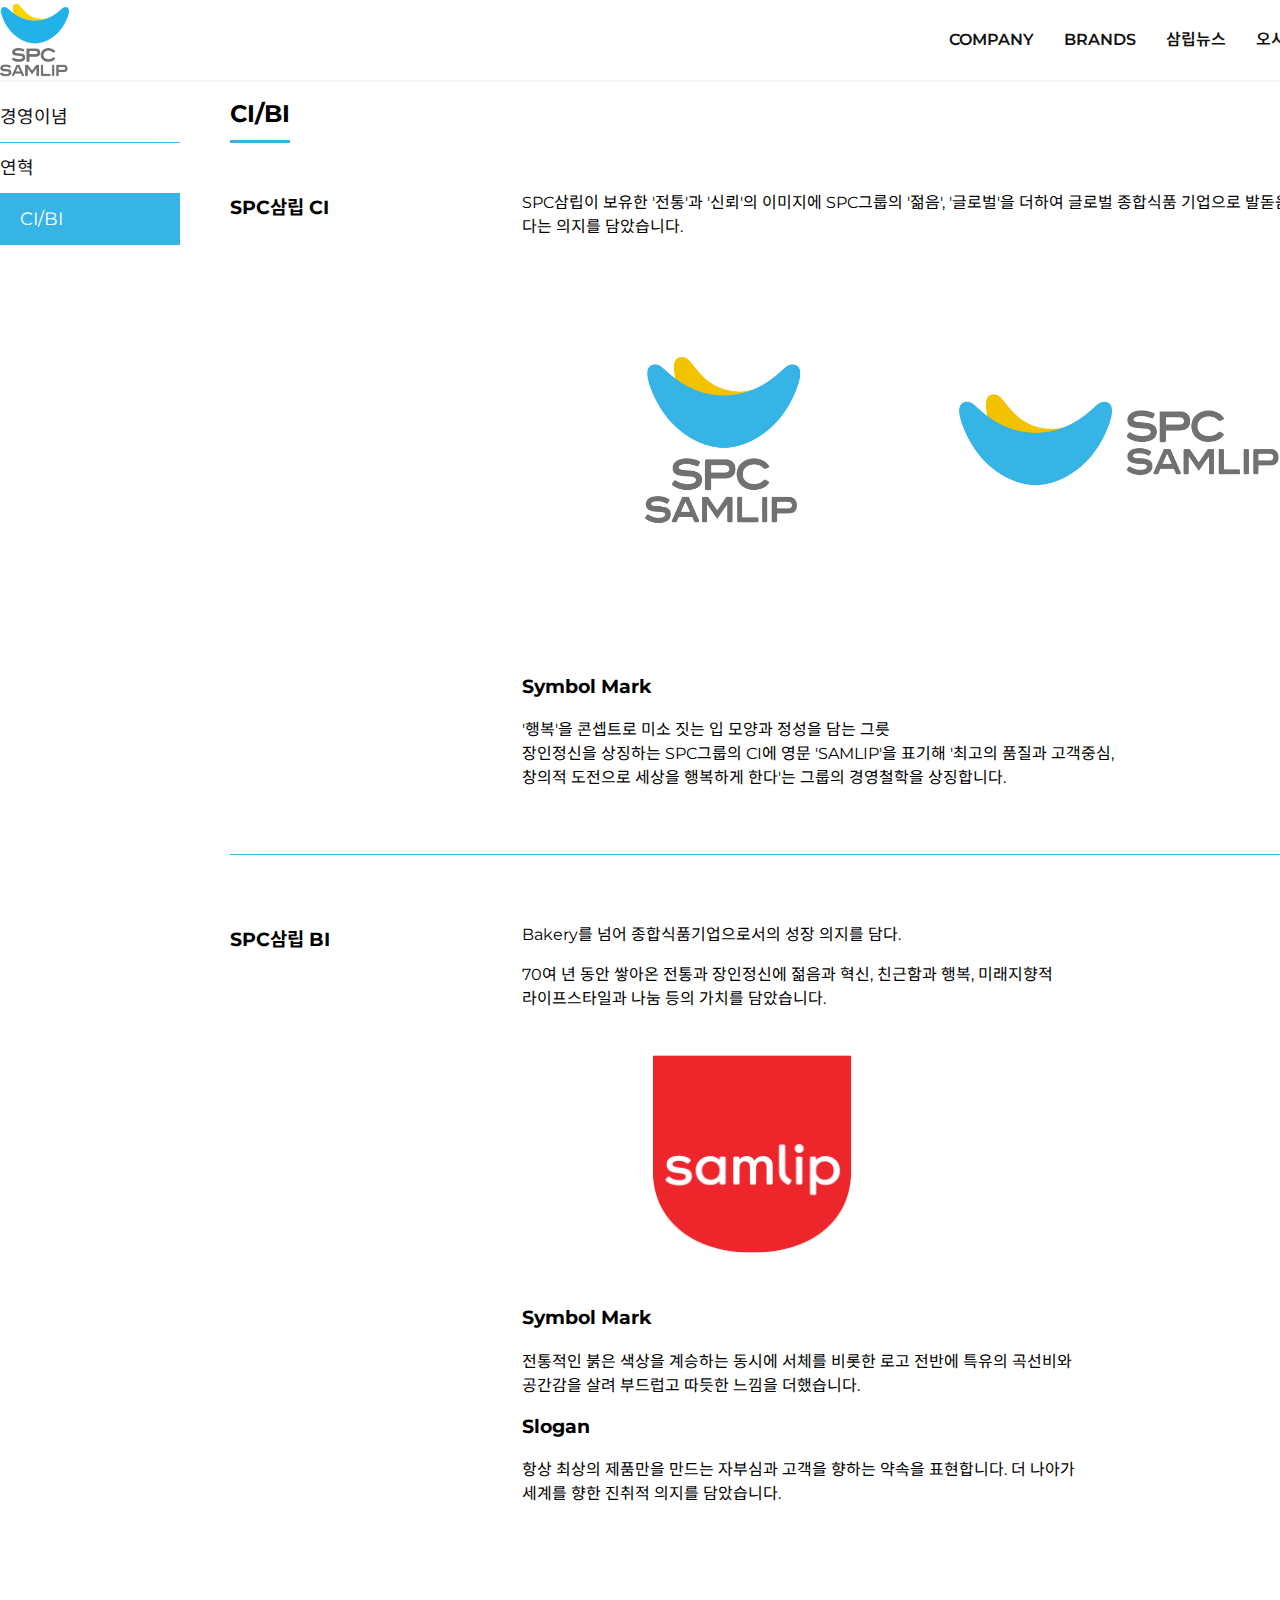
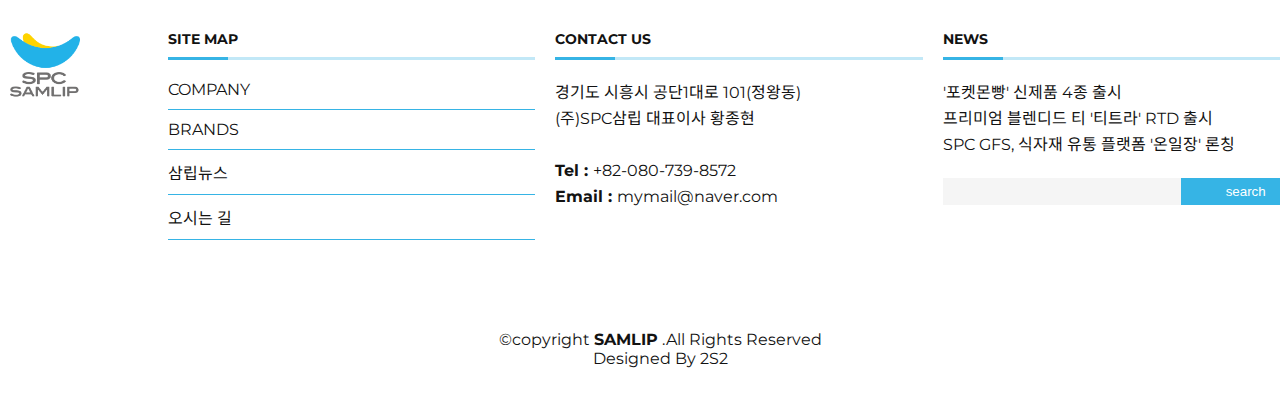
<file: company/ci.html>
<!DOCTYPE html>
<html lang="ko" dir="ltr">

<head>
  <meta charset="utf-8">
  <title>SPC 삼립</title>
  <link rel="stylesheet" href="../css/style.min.css">
  <script type="text/javascript" src="../js/jquery.min.js"></script>
  <script type="text/javascript" src="../js/common.js"></script>
</head>

<body class="subpage">
  <div id="wrap">
    <header id="header">
      <!-- 로고 -->
      <h1 id="top-logo">
        <a href="../index.html"><img src="../img/logo/spc-samlip-logo-new.png" alt="logo"></a>
      </h1>
      <!-- 메인메뉴 -->
      <nav id="top-nav">
        <ul>
          <li>
            <a href="../company/introduce.html">COMPANY</a>
            <ul class="sub-menu">
              <li><a href="../company/introduce.html">경영이념</a></li>
              <li><a href="../company/history.html">연혁</a></li>
              <li><a href="../company/ci.html">CI/BI</a></li>
            </ul>
          </li>
          <li><a href="../brands/brands.html">BRANDS</a></li>
          <li><a href="../community/news.html">삼립뉴스</a>
            <ul class="sub-menu">
              <li><a href="../community/news.html">보도자료</a></li>
              <li><a href="../community/recruit.html">공고</a></li>
              <li><a href="../community/notice.html">공지사항</a></li>
            </ul>
          </li>
          <li><a href="../location/location.html">오시는 길</a></li>
        </ul>
      </nav>
    </header>
    <main>
      <!-- content area-->
      <div class="container">
        <!-- 왼쪽 메뉴 -->
        <aside id="lnb">
          <ul>
            <li><a href="../company/introduce.html">경영이념</a></li>
            <li><a href="../company/history.html">연혁</a></li>
            <li><a href="../company/ci.html">CI/BI</a></li>
          </ul>
        </aside>
        <!-- 컨텐츠 본문 영역 -->
        <div class="content">
          <h2 class="sub-title"><span>CI/BI</span></h2>
            <div class="inner inner-rlcontent">
              <div class="section-left">
                <h3 class="title">SPC삼립 CI</h3>
              </div>
              <div class="section-right">
                <p>SPC삼립이 보유한 '전통'과 '신뢰'의 이미지에 SPC그룹의 '젊음', '글로벌'을 더하여 글로벌 종합식품 기업으로 발돋움하겠다는 의지를 담았습니다.</p>
                <img src="../img/ci/SPC-Samlip-Logo.jpg" alt="ci">
                <h3 class="title">Symbol Mark</h3>
                <p>'행복'을 콘셉트로 미소 짓는 입 모양과 정성을 담는 그릇<br>장인정신을 상징하는 SPC그룹의 CI에 영문 'SAMLIP'을 표기해 '최고의 품질과 고객중심,<br>
                  창의적 도전으로 세상을 행복하게 한다'는 그룹의 경영철학을 상징합니다.</p>
              </div>
            </div>
            <div class="inner inner-rlcontent">
              <div class="section-left">
                <h3 class="title">SPC삼립 BI</h3>
              </div>
              <div class="section-right">
                <p>Bakery를 넘어 종합식품기업으로서의 성장 의지를 담다.</p>
                <p>70여 년 동안 쌓아온 전통과 장인정신에 젊음과 혁신, 친근함과 행복, 미래지향적<br>
                  라이프스타일과 나눔 등의 가치를 담았습니다.</p>
                <!-- <img src="../img/ci/samlip-bi-768x335.png" alt="bi"> -->
                <div class="bi-img">
                  <img src="../img/ci/samlip-logo.png" alt="bi">
                </div>
                <h3 class="title">Symbol Mark</h3>
                <p>전통적인 붉은 색상을 계승하는 동시에 서체를 비롯한 로고 전반에 특유의 곡선비와<br>
                  공간감을 살려 부드럽고 따듯한 느낌을 더했습니다.</p>
                <h3 class="title">Slogan</h3>
                <p>항상 최상의 제품만을 만드는 자부심과 고객을 향하는 약속을 표현합니다. 더 나아가<br>
                  세계를 향한 진취적 의지를 담았습니다.</p>
              </div>
            </div>
        </div>
      </div>
    </main>
    <footer id="footer">
      <!-- footer상단영역 -->
      <div class="footer-top">
        <div class="container">
          <div class="row">
            <div class="column footer-logo">
              <!-- footer logo -->
              <img src="../img/logo/spc-samlip-logo-new.png" alt="">
            </div>
            <div class="column">
              <h4>site map</h4>
              <ul>
                <li><a href="../company/introduce.html">COMPANY</a></li>
                <li><a href="../brands/brands.html">BRANDS</a></li>
                <li><a href="../community/news.html">삼립뉴스</a></li>
                <li><a href="../location/location.html">오시는 길</a></li>
              </ul>
            </div>
            <div class="column">
              <h4>contact us</h4>
              <p>
                경기도 시흥시 공단1대로 101(정왕동)<br>
                (주)SPC삼립 대표이사 황종현<br>
                <strong><br>Tel : </strong><a href="tel:+82-080-739-8572">+82-080-739-8572</a><br>
                <strong>Email : </strong><a href="mailto:mymail@naver.com">mymail@naver.com</a>
              </p>
            </div>
            <div class="column news">
              <h4>news</h4>
              <p><a href="./community/news.html">'포켓몬빵' 신제품 4종 출시</a><br><a href="./community/news.html">프리미엄 블렌디드 티 '티트라' RTD 출시</a><br><a href="./community/news.html">SPC GFS, 식자재 유통 플랫폼 '온일장' 론칭</a></p>
              <form>
                <input type="text" name="search"><input type="submit" value="search">
                <!-- input한줄 띄우고 하면 공백생김 -->
              </form>
            </div>
          </div>
        </div>
      </div>
      <!-- footer하단영역 -->
      <div class="container">
        <div class="copyright">
          &copy;copyright <strong>SAMLIP</strong> .All Rights Reserved
        </div>
        <div class="credits">
          Designed By <a href="mailto:5446911s2@daum.net">2S2</a>
        </div>
      </div>
    </footer>
  </div>
</body>

</html>
</file>
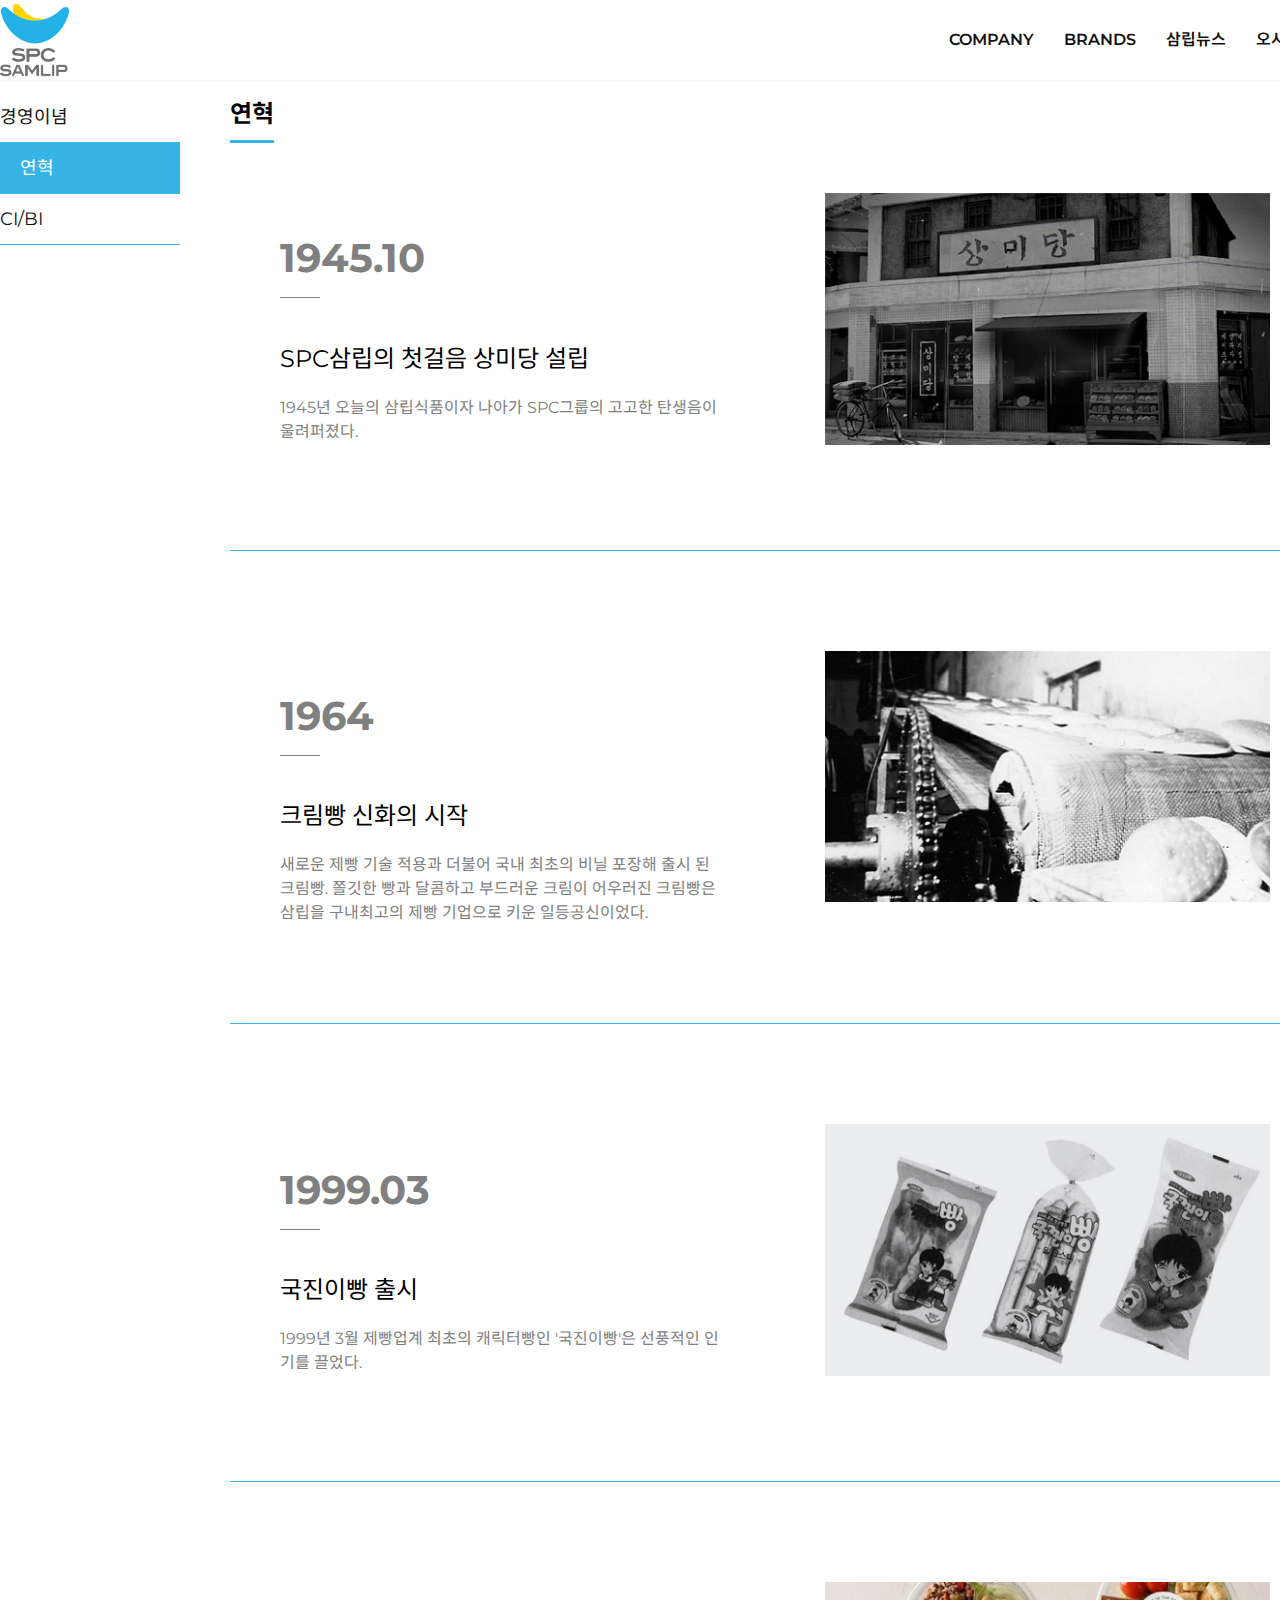
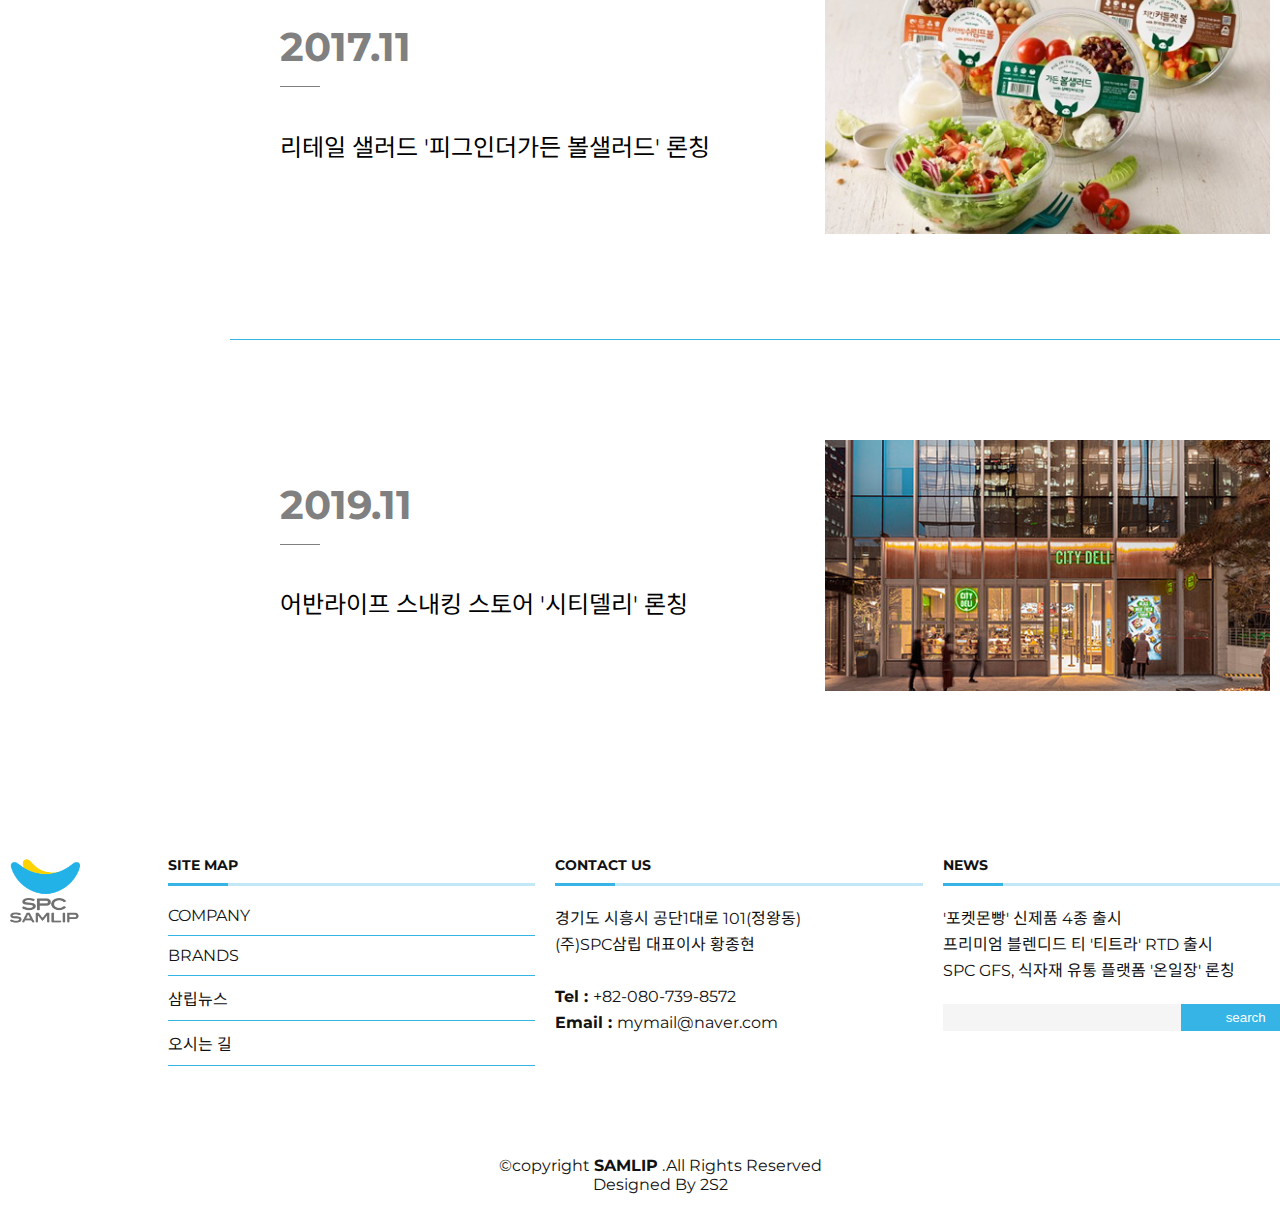
<file: company/history.html>
<!DOCTYPE html>
<html lang="ko" dir="ltr">
<head>
  <meta charset="utf-8">
  <title>SPC 삼립</title>
  <link rel="stylesheet" href="../css/style.min.css">
  <script type="text/javascript" src="../js/jquery.min.js"></script>
  <script type="text/javascript" src="../js/common.js"></script>
</head>
  <body class="subpage">
    <div id="wrap">
      <header id="header">
        <!-- 로고 -->
        <h1 id="top-logo">
          <a href="../index.html">
            <img src="../img/logo/spc-samlip-logo-new.png" alt="logo">
          </a>
        </h1>
        <!-- 메인메뉴 -->
        <nav id="top-nav">
          <ul>
            <li>
              <a href="../company/introduce.html">COMPANY</a>
              <ul class="sub-menu">
                <li><a href="../company/introduce.html">경영이념</a></li>
                <li><a href="../company/history.html">연혁</a></li>
                <li><a href="../company/ci.html">CI/BI</a></li>
              </ul>
            </li>
            <li><a href="../brands/brands.html">BRANDS</a></li>
            <li><a href="../community/news.html">삼립뉴스</a>
              <ul class="sub-menu">
                <li><a href="../community/news.html">보도자료</a></li>
                <li><a href="../community/recruit.html">공고</a></li>
                <li><a href="../community/notice.html">공지사항</a></li>
              </ul>
            </li>
            <li><a href="../location/location.html">오시는 길</a></li>
          </ul>
        </nav>
      </header>
      <main>
        <!-- content area-->
        <div class="container">
          <!-- 왼쪽 메뉴 -->
          <aside id="lnb">
            <ul>
              <li><a href="../company/introduce.html">경영이념</a></li>
              <li><a href="../company/history.html">연혁</a></li>
              <li><a href="../company/ci.html">CI/BI</a></li>
            </ul>
          </aside>
          <!-- 컨텐츠 본문 영역 -->
          <div class="content">
            <h2 class="sub-title"><span>연혁</span></h2>
            <div class="inner">
              <div class="box items_2">
                <div class="items">
                  <h3 class="title history">1945.10</h3>
                  <p>SPC삼립의 첫걸음 상미당 설립</p>
                  <small>1945년 오늘의 삼립식품이자 나아가 SPC그룹의 고고한 탄생음이 울려퍼졌다.</small>
                </div>
                <div class="items">
                  <img src="../img/history/history-194501.jpg" alt="history01">
                </div>
              </div>
            </div>
            <div class="inner">
              <div class="box items_2">
                <div class="items">
                  <h3 class="title history">1964</h3>
                  <p>크림빵 신화의 시작</p>
                  <small>새로운 제빵 기술 적용과 더불어 국내 최초의 비닐 포장해 출시 된 크림빵. 쫄깃한 빵과 달콤하고 부드러운 크림이 어우러진 크림빵은 삼립을 구내최고의 제빵 기업으로 키운 일등공신이었다.</small>
                </div>
                <div class="items">
                  <img src="../img/history/history-1964.jpg" alt="history02">
                </div>
              </div>
            </div>
            <div class="inner">
              <div class="box items_2">
                <div class="items">
                  <h3 class="title history">1999.03</h3>
                  <p>국진이빵 출시</p>
                  <small>1999년 3월 제빵업계 최초의 캐릭터빵인 '국진이빵'은 선풍적인 인기를 끌었다.</small>
                </div>
                <div class="items">
                  <img src="../img/history/history-199903.jpg" alt="history03">
                </div>
              </div>
            </div>
            <div class="inner">
              <div class="box items_2">
                <div class="items">
                  <h3 class="title history">2017.11</h3>
                  <p>리테일 샐러드 '피그인더가든 볼샐러드' 론칭</p>
                </div>
                <div class="items">
                  <img src="../img/history/history-201711.jpg" alt="history04">
                </div>
              </div>
            </div>
            <div class="inner">
              <div class="box items_2">
                <div class="items">
                  <h3 class="title history">2019.11</h3>
                  <p>어반라이프 스내킹 스토어 '시티델리' 론칭</p>
                </div>
                <div class="items">
                  <img src="../img/history/2019-11.jpg" alt="history05">
                </div>
              </div>
            </div>
          </div>
        </div>
      </main>
      <footer id="footer">
        <!-- footer상단영역 -->
        <div class="footer-top">
          <div class="container">
            <div class="row">
              <div class="column footer-logo">
                <!-- footer logo -->
                <img src="../img/logo/spc-samlip-logo-new.png" alt="">
              </div>
              <div class="column">
                <h4>site map</h4>
                <ul>
                  <li><a href="../company/introduce.html">COMPANY</a></li>
                  <li><a href="../brands/brands.html">BRANDS</a></li>
                  <li><a href="../community/news.html">삼립뉴스</a></li>
                  <li><a href="../location/location.html">오시는 길</a></li>
                </ul>
              </div>
              <div class="column">
                <h4>contact us</h4>
                <p>
                  경기도 시흥시 공단1대로 101(정왕동)<br>
                  (주)SPC삼립 대표이사 황종현<br>
                  <strong><br>Tel : </strong><a href="tel:+82-080-739-8572">+82-080-739-8572</a><br>
                  <strong>Email : </strong><a href="mailto:mymail@naver.com">mymail@naver.com</a>
                </p>
              </div>
              <div class="column news">
                <h4>news</h4>
                <p><a href="./community/news.html">'포켓몬빵' 신제품 4종 출시</a><br><a href="./community/news.html">프리미엄 블렌디드 티 '티트라' RTD 출시</a><br><a href="./community/news.html">SPC GFS, 식자재 유통 플랫폼 '온일장' 론칭</a></p>
                <form>
                  <input type="text" name="search"><input type="submit" value="search">
                  <!-- input한줄 띄우고 하면 공백생김 -->
                </form>
              </div>
            </div>
          </div>
        </div>
        <!-- footer하단영역 -->
        <div class="container">
          <div class="copyright">
            &copy;copyright <strong>SAMLIP</strong> .All Rights Reserved
          </div>
          <div class="credits">
            Designed By <a href="mailto:5446911s2@daum.net">2S2</a>
          </div>
        </div>
      </footer>
    </div>
  </body>
</html>
</file>
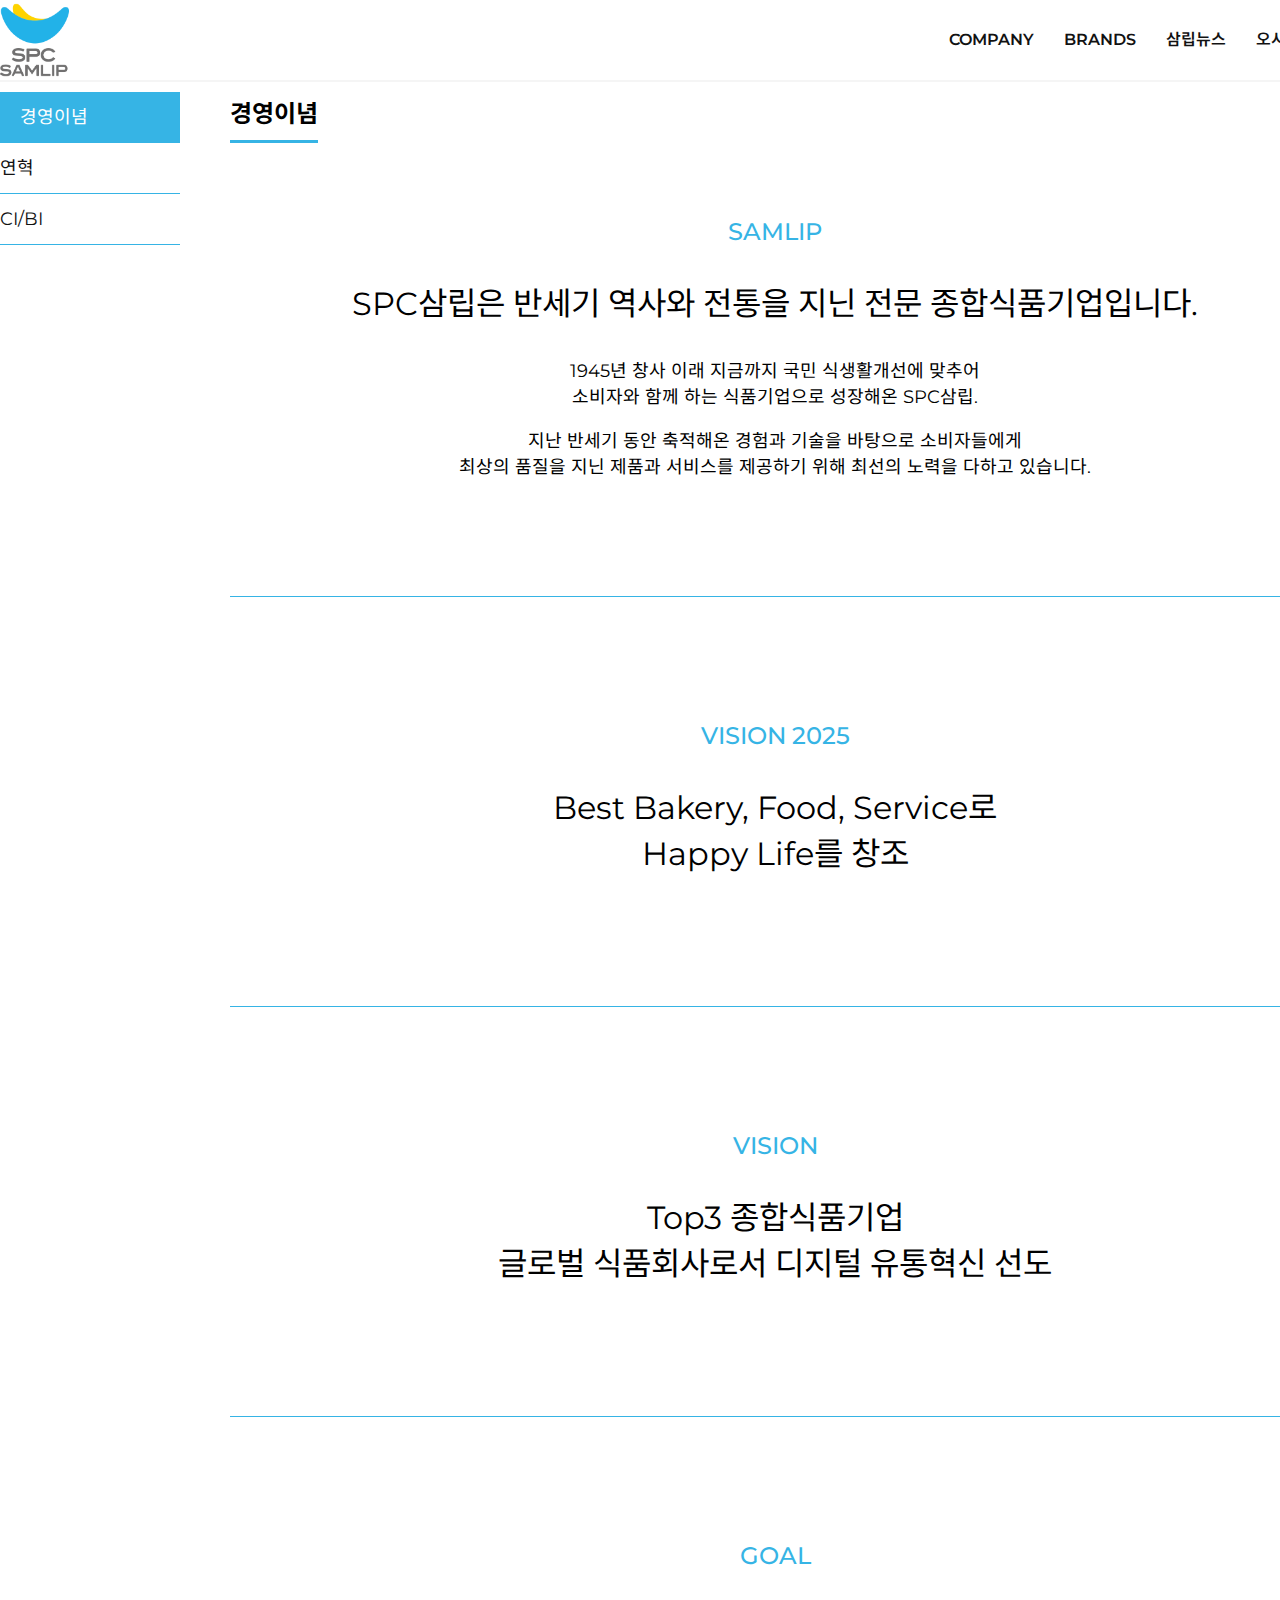
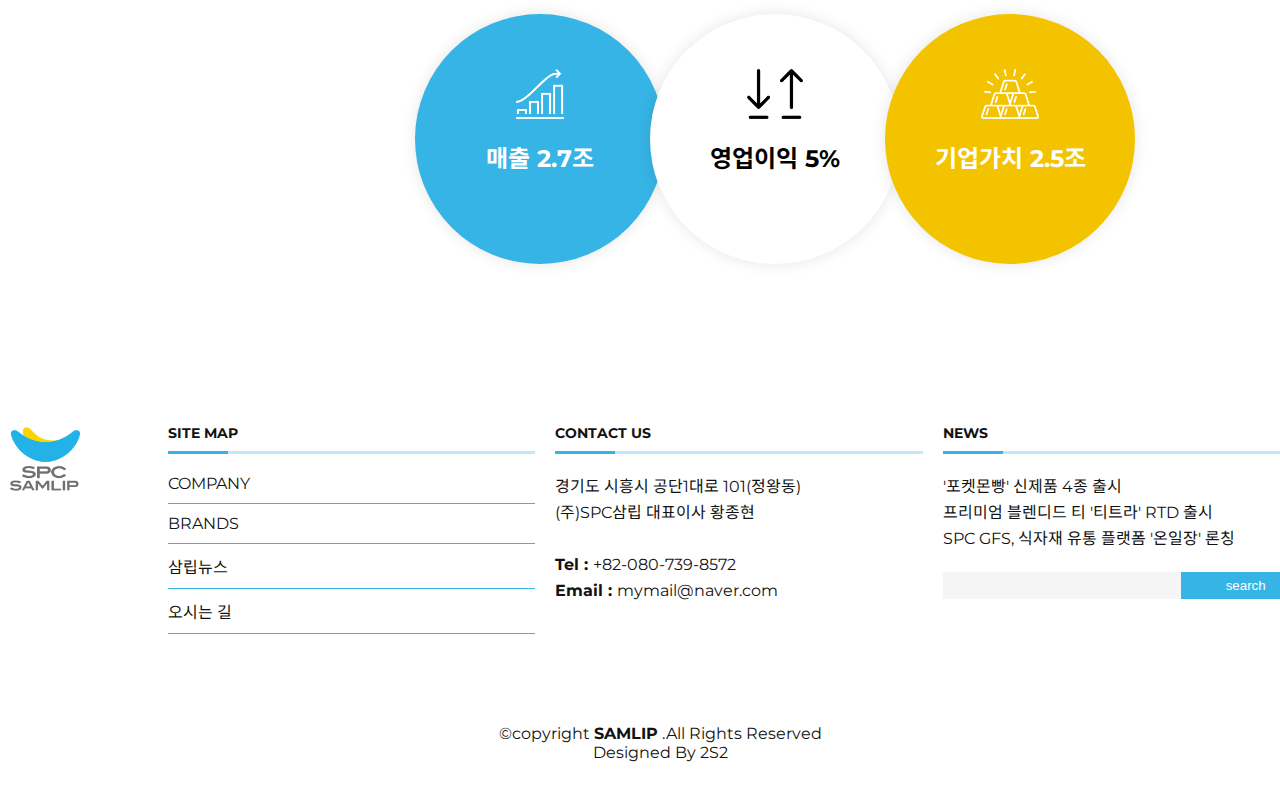
<file: company/introduce.html>
<!DOCTYPE html>
<html lang="ko" dir="ltr">
<head>
  <meta charset="utf-8">
  <title>SPC 삼립</title>
  <link rel="stylesheet" href="../css/style.min.css">
  <script type="text/javascript" src="../js/jquery.min.js"></script>
  <script type="text/javascript" src="../js/common.js"></script>
</head>
  <body class="subpage">
    <div id="wrap">
      <header id="header">
        <!-- 로고 -->
        <h1 id="top-logo">
          <a href="../index.html"><img src="../img/logo/spc-samlip-logo-new.png" alt="logo"></a>
        </h1>
        <!-- 메인메뉴 -->
        <nav id="top-nav">
          <ul>
            <li>
              <a href="../company/introduce.html">COMPANY</a>
              <ul class="sub-menu">
                <li><a href="../company/introduce.html">경영이념</a></li>
                <li><a href="../company/history.html">연혁</a></li>
                <li><a href="../company/ci.html">CI/BI</a></li>
              </ul>
            </li>
            <li><a href="../brands/brands.html">BRANDS</a></li>
            <li><a href="../community/news.html">삼립뉴스</a>
              <ul class="sub-menu">
                <li><a href="../community/news.html">보도자료</a></li>
                <li><a href="../community/recruit.html">공고</a></li>
                <li><a href="../community/notice.html">공지사항</a></li>
              </ul>
            </li>
            <li><a href="../location/location.html">오시는 길</a></li>
          </ul>
        </nav>
      </header>
      <main>
        <!-- content area-->
        <div class="container">
          <!-- 왼쪽 메뉴 -->
          <aside id="lnb">
            <ul>
              <li><a href="../company/introduce.html">경영이념</a></li>
              <li><a href="../company/history.html">연혁</a></li>
              <li><a href="../company/ci.html">CI/BI</a></li>
            </ul>
          </aside>
          <!-- 컨텐츠 본문 영역 -->
          <div class="content">
            <h2 class="sub-title"><span>경영이념</span></h2>
            <div class="inner">
              <div class="box">
                <div class="items intro">
                  <h3 class="title intro">SAMLIP</h3>
                  <p>SPC삼립은 반세기 역사와 전통을 지닌 전문 종합식품기업입니다.</p>
                  <p>1945년 창사 이래 지금까지 국민 식생활개선에 맞추어<br>소비자와 함께 하는 식품기업으로 성장해온 SPC삼립.</p>
                  <p>지난 반세기 동안 축적해온 경험과 기술을 바탕으로 소비자들에게<br>최상의 품질을 지닌 제품과 서비스를 제공하기 위해 최선의 노력을 다하고 있습니다.</p>
                </div>
              </div>
            </div>
            <div class="inner">
              <div class="box wrap">
                <div class="items">
                  <h3 class="title intro">VISION 2025</h3>
                  <p>Best Bakery, Food, Service로<br>Happy Life를 창조</p>
                </div>
              </div>
            </div>
            <div class="inner">
              <div class="box wrap">
                <div class="items">
                  <h3 class="title intro">VISION</h3>
                  <p>Top3 종합식품기업<br>글로벌 식품회사로서 디지털 유통혁신 선도</p>
                </div>
              </div>
            </div>
            <div class="inner">
              <div class="box wrap">
                <div class="items">
                  <h3 class="title intro">GOAL</h3>
                  <ul>
                    <li>
                      <img src="../img/introduce/spc-icon-sales.png" alt="">
                      <h4>매출 2.7조</h4>
                    </li>
                    <li>
                      <img src="../img/introduce/spc-icon-benefit.png" alt="">
                      <h4>영업이익 5%</h4>
                    </li>
                    <li>
                      <img src="../img/introduce/spc-icon-value.png" alt="">
                      <h4>기업가치 2.5조</h4>
                    </li>
                  </ul>
                </div>
              </div>
            </div>
          </div>
        </div>
      </main>
      <footer id="footer">
        <!-- footer상단영역 -->
        <div class="footer-top">
          <div class="container">
            <div class="row">
              <div class="column footer-logo">
                <!-- footer logo -->
                <img src="../img/logo/spc-samlip-logo-new.png" alt="">
              </div>
              <div class="column">
                <h4>site map</h4>
                <ul>
                  <li><a href="../company/introduce.html">COMPANY</a></li>
                  <li><a href="../brands/brands.html">BRANDS</a></li>
                  <li><a href="../community/news.html">삼립뉴스</a></li>
                  <li><a href="../location/location.html">오시는 길</a></li>
                </ul>
              </div>
              <div class="column">
                <h4>contact us</h4>
                <p>
                  경기도 시흥시 공단1대로 101(정왕동)<br>
                  (주)SPC삼립 대표이사 황종현<br>
                  <strong><br>Tel : </strong><a href="tel:+82-080-739-8572">+82-080-739-8572</a><br>
                  <strong>Email : </strong><a href="mailto:mymail@naver.com">mymail@naver.com</a>
                </p>
              </div>
              <div class="column news">
                <h4>news</h4>
                <p><a href="./community/news.html">'포켓몬빵' 신제품 4종 출시</a><br><a href="./community/news.html">프리미엄 블렌디드 티 '티트라' RTD 출시</a><br><a href="./community/news.html">SPC GFS, 식자재 유통 플랫폼 '온일장' 론칭</a></p>
                <form>
                  <input type="text" name="search"><input type="submit" value="search">
                  <!-- input한줄 띄우고 하면 공백생김 -->
                </form>
              </div>
            </div>
          </div>
        </div>
        <!-- footer하단영역 -->
        <div class="container">
          <div class="copyright">
            &copy;copyright <strong>SAMLIP</strong> .All Rights Reserved
          </div>
          <div class="credits">
            Designed By <a href="mailto:5446911s2@daum.net">2S2</a>
          </div>
        </div>
      </footer>
    </div>
  </body>
</html>
</file>
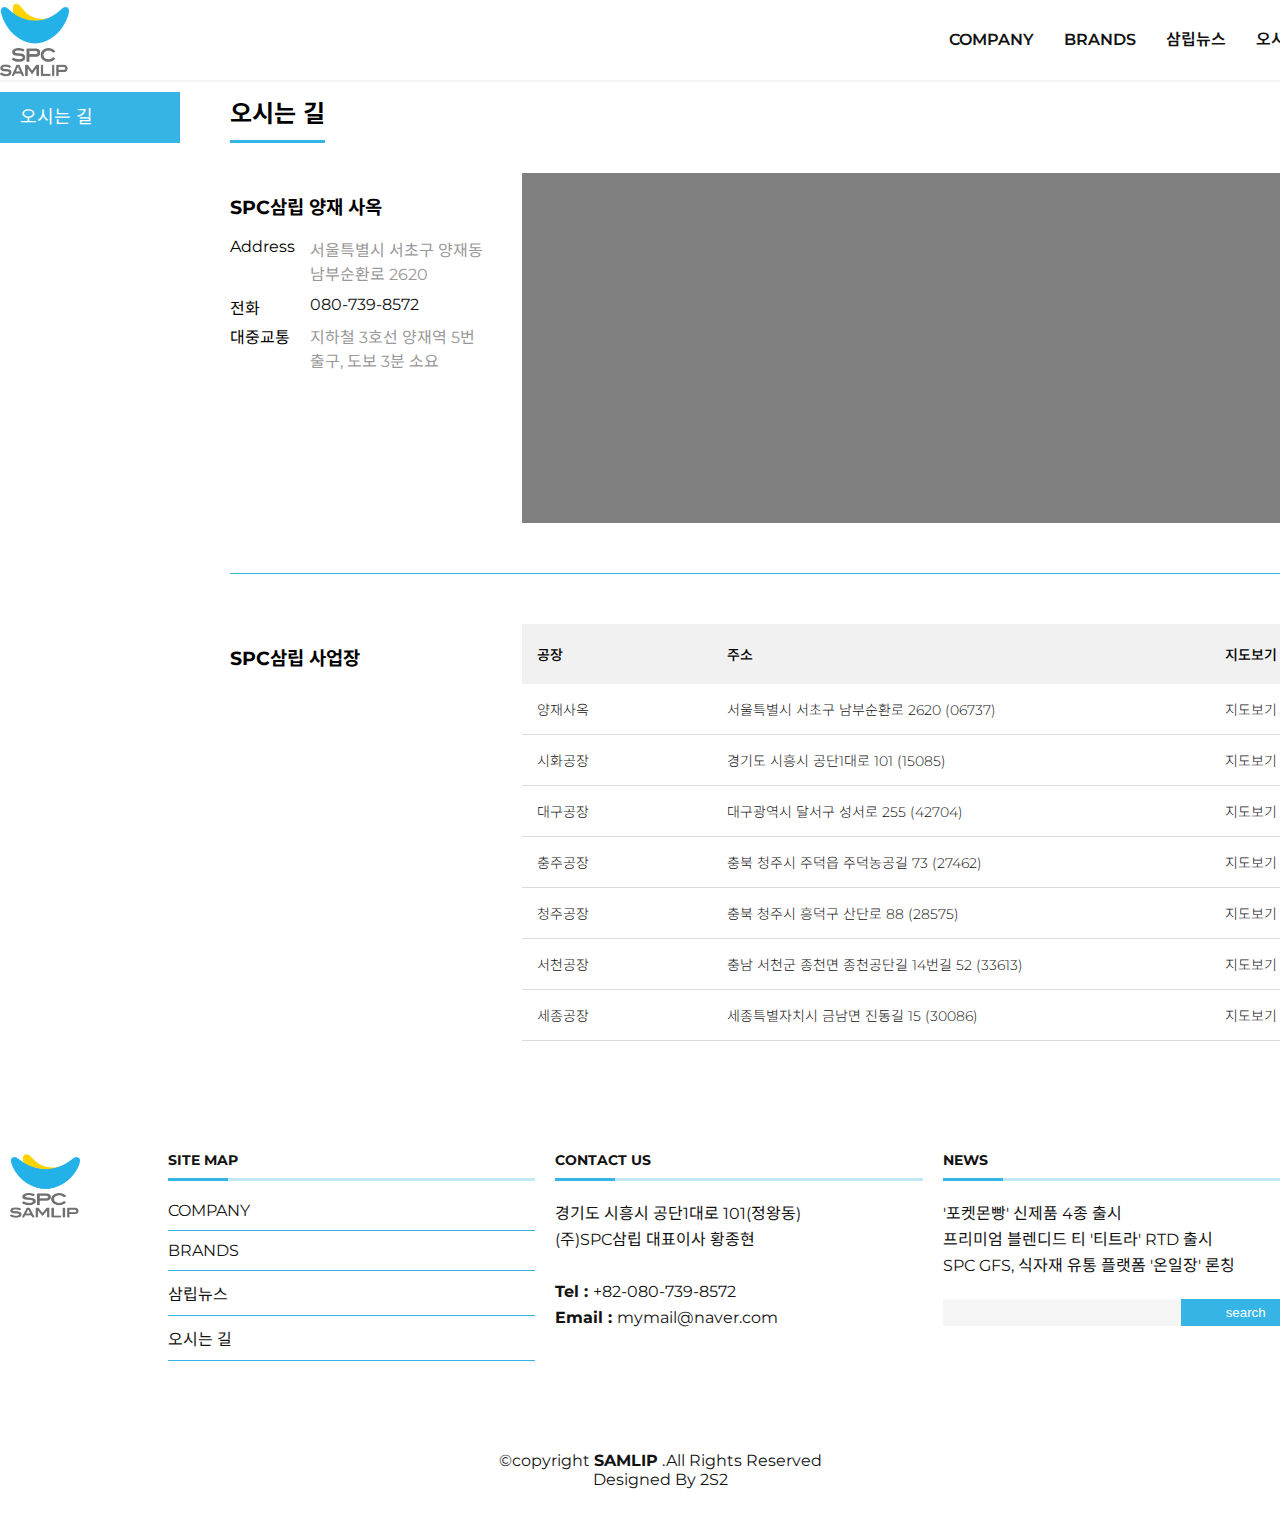
<file: location/location.html>
<!DOCTYPE html>
<html lang="ko" dir="ltr">

<head>
  <meta charset="utf-8">
  <title>SPC 삼립</title>
  <link rel="stylesheet" href="../css/style.min.css">
  <script type="text/javascript" src="../js/jquery.min.js"></script>
  <script type="text/javascript" src="../js/common.js"></script>
</head>

<body class="subpage">
  <div id="wrap">
    <header id="header">
      <!-- 로고 -->
      <h1 id="top-logo">
        <a href="../index.html"><img src="../img/logo/spc-samlip-logo-new.png" alt="logo"></a>
      </h1>
      <!-- 메인메뉴 -->
      <nav id="top-nav">
        <ul>
          <li>
            <a href="../company/introduce.html">COMPANY</a>
            <ul class="sub-menu">
              <li><a href="../company/introduce.html">경영이념</a></li>
              <li><a href="../company/history.html">연혁</a></li>
              <li><a href="../company/ci.html">CI/BI</a></li>
            </ul>
          </li>
          <li><a href="../brands/brands.html">BRANDS</a></li>
          <li><a href="../community/news.html">삼립뉴스</a>
            <ul class="sub-menu">
              <li><a href="../community/news.html">보도자료</a></li>
              <li><a href="../community/recruit.html">공고</a></li>
              <li><a href="../community/notice.html">공지사항</a></li>
            </ul>
          </li>
          <li><a href="../location/location.html">오시는 길</a></li>
        </ul>
      </nav>
    </header>
    <main>
      <!-- content area-->
      <div class="container">
        <!-- 왼쪽 메뉴 -->
        <aside id="lnb">
          <ul>
            <li><a href="../location/location.html">오시는 길</a></li>
          </ul>
        </aside>
        <!-- 컨텐츠 본문 영역 -->
        <div class="content">
          <h2 class="sub-title"><span>오시는 길</span></h2>
          <div class="inner inner-rlcontent">
            <div class="section-left">
              <h3 class="title">SPC삼립 양재 사옥</h3>
              <dl>
                <dt>Address</dt>
                <dd>서울특별시 서초구 양재동 남부순환로 2620</dd>
                <dt>전화</dt>
                <dd><a href="tel:080-739-8572">080-739-8572</a></dd>
                <dt>대중교통</dt>
                <dd>지하철 3호선 양재역 5번 출구, 도보 3분 소요</dd>
              </dl>
            </div>
            <div class="section-right">
              <div id="map" style="width: 100%; height: 350px; background:grey;"></div>
            </div>
          </div>
          <div class="inner inner-rlcontent">
            <div class="section-left">
              <h3 class="title">SPC삼립 사업장</h3>
            </div>
            <div class="section-right">
              <div class="tbl-header">
                <table class="loca">
                  <thead>
                    <tr>
                      <th>공장</th>
                      <th>주소</th>
                      <th>지도보기</th>
                    </tr>
                  </thead>
                </table>
              </div>
              <div class="tbl-content">
                <table class="loca">
                  <tbody>
                    <tr>
                      <td>양재사옥</td>
                      <td>서울특별시 서초구 남부순환로 2620 (06737)</td>
                      <td><a href="">지도보기</a></td>
                    </tr>
                    <tr>
                      <td>시화공장</td>
                      <td>경기도 시흥시 공단1대로 101 (15085)</td>
                      <td><a href="">지도보기</a></td>
                    </tr>
                    <tr>
                      <td>대구공장</td>
                      <td>대구광역시 달서구 성서로 255 (42704)</td>
                      <td><a href="">지도보기</a></td>
                    </tr>
                    <tr>
                      <td>충주공장</td>
                      <td>충북 청주시 주덕읍 주덕농공길 73 (27462)</td>
                      <td><a href="">지도보기</a></td>
                    </tr>
                    <tr>
                      <td>청주공장</td>
                      <td>충북 청주시 흥덕구 산단로 88 (28575)</td>
                      <td><a href="">지도보기</a></td>
                    </tr>
                    <tr>
                      <td>서천공장</td>
                      <td>충남 서천군 종천면 종천공단길 14번길 52 (33613)</td>
                      <td><a href="">지도보기</a></td>
                    </tr>
                    <tr>
                      <td>세종공장</td>
                      <td>세종특별자치시 금남면 진동길 15 (30086)</td>
                      <td><a href="">지도보기</a></td>
                    </tr>
                  </tbody>
                </table>
              </div>
            </div>
          </div>
        </div>
      </div>
    </main>
    <footer id="footer">
      <!-- footer상단영역 -->
      <div class="footer-top">
        <div class="container">
          <div class="row">
            <div class="column footer-logo">
              <!-- footer logo -->
              <img src="../img/logo/spc-samlip-logo-new.png" alt="">
            </div>
            <div class="column">
              <h4>site map</h4>
              <ul>
                <li><a href="../company/introduce.html">COMPANY</a></li>
                <li><a href="../brands/brands.html">BRANDS</a></li>
                <li><a href="../community/news.html">삼립뉴스</a></li>
                <li><a href="../location/location.html">오시는 길</a></li>
              </ul>
            </div>
            <div class="column">
              <h4>contact us</h4>
              <p>
                경기도 시흥시 공단1대로 101(정왕동)<br>
                (주)SPC삼립 대표이사 황종현<br>
                <strong><br>Tel : </strong><a href="tel:+82-080-739-8572">+82-080-739-8572</a><br>
                <strong>Email : </strong><a href="mailto:mymail@naver.com">mymail@naver.com</a>
              </p>
            </div>
            <div class="column news">
              <h4>news</h4>
              <p><a href="./community/news.html">'포켓몬빵' 신제품 4종 출시</a><br><a href="./community/news.html">프리미엄 블렌디드 티 '티트라' RTD 출시</a><br><a href="./community/news.html">SPC GFS, 식자재 유통 플랫폼 '온일장' 론칭</a></p>
              <form>
                <input type="text" name="search"><input type="submit" value="search">
                <!-- input한줄 띄우고 하면 공백생김 -->
              </form>
            </div>
          </div>
        </div>
      </div>
      <!-- footer하단영역 -->
      <div class="container">
        <div class="copyright">
          &copy;copyright <strong>SAMLIP</strong> .All Rights Reserved
        </div>
        <div class="credits">
          Designed By <a href="mailto:5446911s2@daum.net">2S2</a>
        </div>
      </div>
    </footer>
  </div>

  <script type="text/javascript" src="//dapi.kakao.com/v2/maps/sdk.js?appkey=71c61ace51935d88a2b43d11af655bd6"></script>
  <script>
    var mapContainer = document.getElementById('map'), // 지도를 표시할 div
      mapOption = {
        center: new kakao.maps.LatLng(37.4844035, 127.0373614), // 지도의 중심좌표
        // 3d37.4844035!4d127.0373614
        level: 3 // 지도의 확대 레벨
      };

      var map = new kakao.maps.Map(mapContainer, mapOption); // 지도를 생성합니다

    // 마커가 표시될 위치입니다
    var markerPosition = new kakao.maps.LatLng(37.4844035, 127.0373614);

    // 마커를 생성합니다
    var marker = new kakao.maps.Marker({
      position: markerPosition
    });
    var infowindow = new kakao.maps.InfoWindow({
           content: '<div class="map-info-window">서울 서초구 남부순환로 2620</div>'
       });
       infowindow.open(map, marker);

       // 지도의 중심을 결과값으로 받은 위치로 이동시킵니다
       // map.setCenter(coords);

    // 마커가 지도 위에 표시되도록 설정합니다
    marker.setMap(map);

    // 아래 코드는 지도 위의 마커를 제거하는 코드입니다
    // marker.setMap(null);


  </script>
</body>

</html>
</file>
<file: css/style.min.css>
@import url("https://fonts.googleapis.com/css2?family=Noto+Sans+KR:wght@100;300;400;500;700;900&display=swap");@import url("https://fonts.googleapis.com/css2?family=Montserrat:ital,wght@0,100;0,200;0,300;0,400;0,500;0,600;0,700;0,800;0,900;1,100;1,200;1,300;1,400;1,500;1,600;1,700;1,800;1,900&display=swap");html,body{height:100%}body{background:#fff;font-family:'Montserrat', 'Noto Sans KR', sans-serif}html,body,ul,li,h1,h2,h4,h5,h6,dd,dl,dt{margin:0;padding:0}li{list-style:none}a{text-decoration:none;color:#121212;transition:.5s}a:hover{color:#36b4e5}.gbtn{display:inline-block;box-sizing:border-box;padding:0 20px;height:50px;line-height:50px;text-align:center;background:#36b4e5;color:#fff;border:1px solid #36b4e5}.gbtn:hover{background:#fff;color:#36b4e5}.box{display:flex}.box .items{box-sizing:border-box;padding:50px;flex:100%;flex-shrink:0;font-size:18px}.box .items .title{font-size:26px}.box .items img{width:100%}.box.items_2 .items{flex:50%}table{width:100%;table-layout:fixed;border-collapse:collapse}table th{padding:20px 15px;text-align:left;font-weight:500;font-size:14px;color:black}table th:nth-child(1){width:60%}table td{padding:15px;text-align:left;vertical-align:middle;font-weight:300;font-size:14px;color:#121212;border-bottom:1px solid #dbdbdb;border-collapse:collapse}table td:nth-child(1){width:60%}table+.gbtn{margin-top:20px}table+.gbtn.right{float:right}.tbl-header{background-color:#f1f1f1}.tbl-content{margin-top:0}table.loca th:nth-child(1){width:20%}table.loca th:last-child{width:10%}table.loca td:nth-child(1){width:20%}table.loca td:last-child{width:10%}.accordian dl{margin:50px auto}.accordian dl dt{font-size:18px;text-indent:3em;color:white;line-height:35px;height:35px;background:#f1f1f1}.accordian dl dd{height:300px;background:#d4d0c8}.accordian dl dd p{text-indent:1em;padding:20px}.map-info-window{width:150px;text-align:center;padding:6px 0}section{position:relative;display:flex;justify-content:center;align-items:center;background:white;box-sizing:border-box;overflow:hidden}section .row{position:relative;display:flex;justify-content:space-between;align-items:center;flex-wrap:wrap;color:#333;padding:120px 0;box-sizing:border-box}section .row>h2{position:absolute;height:80px;line-height:80px;top:0;right:0;left:0;text-align:center}section .row .column{flex:25%}section .row .column .inner{text-align:center;margin:15px;padding:15px;border:1px solid #f1f1f1;background:white;box-shadow:2px 2px 2px rgba(0,0,0,0.2);border-radius:5px}section .row .column .inner.news{height:230px}section .row .column .inner.news img{width:300px;height:150px;object-fit:cover}section .row .column .inner.none-type{border:0;box-shadow:none;background:none}section .row .column .inner img{width:100%}.inner-rlcontent{margin-top:30px;width:100%;float:left}.inner-rlcontent .section-left{width:262px;float:left;margin:0 30px 0 0}.inner-rlcontent .section-left dl{width:100%;float:left;margin:0}.inner-rlcontent .section-left dl dt{width:80px;float:left;font-weight:400}.inner-rlcontent .section-left dl dd{width:calc(100% - 80px);font-size:400;float:left;margin:0 0 10px 0;color:#999}.inner-rlcontent .section-right{width:calc(100% - 292px);float:left;margin:0}.inner-rlcontent .section-right img{width:100%}.inner-rlcontent .section-right .bi-img img{width:200px;margin:30px 50px 30px 130px}#wrap{width:1320px;margin:0 auto}#wrap #header{position:relative;height:80px;border-bottom:2px solid #f5f5f5;font-weight:600;z-index:500}#wrap #header #top-logo{float:left}#wrap #header #top-logo a{height:80px;line-height:80px}#wrap #header #top-logo a img{position:absolute;height:100%}#wrap #header #top-nav{position:relative;height:80px;float:right;z-index:500}#wrap #header #top-nav ul{float:left}#wrap #header #top-nav ul li{position:relative;float:left;margin-left:30px}#wrap #header #top-nav ul li:first-child{margin-left:0}#wrap #header #top-nav ul li a{display:inline-block;width:100%;height:100%;line-height:80px}#wrap #header #top-nav ul li:hover .sub-menu{visibility:visible;top:100%;opacity:1}#wrap #header #top-nav ul li .sub-menu{position:absolute;border:1px solid #36b4e5;visibility:hidden;top:calc(100% - 3px);opacity:0;transition:.3s;z-index:5000}#wrap #header #top-nav ul li .sub-menu li{width:100%;margin:0;background:#fff;box-sizing:border-box;padding:0 10px;min-width:150px;transition:.3s}#wrap #header #top-nav ul li .sub-menu li:hover{background:#36b4e5}#wrap #header #top-nav ul li .sub-menu li:hover a{color:#fff}#wrap #header #top-nav ul li .sub-menu li a{line-height:40px;height:40px}#wrap main{min-height:calc(100vh - (80px + 80px + 51px));margin-top:10px}#wrap #footer{margin-top:50px;color:#121212}#wrap #footer .footer-top{padding:60px 0 30px}#wrap #footer>.container{padding:30px 0;text-align:center}#wrap #footer .container .row{display:flex;justify-content:center;flex-wrap:wrap}#wrap #footer .container .row .footer-logo img{height:70px;width:70px}#wrap #footer .container .row .column{flex:25%;padding:0 10px;margin-bottom:30px;box-sizing:border-box}#wrap #footer .container .row .column.footer-logo{flex:100px}#wrap #footer .container .row .column.footer-logo h3{font-size:34px;padding:2px 0 2px 0px;line-height:1;font-weight:700;letter-spacing:3px}#wrap #footer .container .row .column h4{position:relative;font-size:14px;font-weight:700;text-transform:uppercase;padding-bottom:12px;margin-bottom:20px}#wrap #footer .container .row .column h4:before,#wrap #footer .container .row .column h4:after{content:'';position:absolute;display:block;bottom:0px}#wrap #footer .container .row .column h4:before{width:100%;height:3px;background:#36b4e5;opacity:0.3}#wrap #footer .container .row .column h4:after{width:60px;height:3px;background:#36b4e5}#wrap #footer .container .row .column ul li{border-bottom:1px solid #36b4e5;padding:10px 0}#wrap #footer .container .row .column ul li:first-child{padding-top:0}#wrap #footer .container .row .column p{line-height:26px}#wrap #footer .container .row .column.news p{margin-bottom:20px}#wrap #footer .container .row .column.news input[type=text]{border:0;padding:6px 8px;width:65%;box-sizing:border-box;background:#f5f5f5}#wrap #footer .container .row .column.news input[type=submit]{border:0;padding:6px 0px;width:35%;background:#36b4e5;color:white;cursor:pointer}.mainbanner{position:relative;display:block;height:550px;background-image:url("../img/main/spc-samlip-good-food-happy-life.jpg");background-repeat:no-repeat;background-size:cover}.mainbanner.second{background-image:url("../img/main/spc-samlip-main-banner-01.jpg")}.mainbanner.third{background-image:url("../img/main/spc-samlip-main-banner-02.jpg")}.mainbanner.forth{background-image:url("../img/main/spc-samlip-main-banner-03.jpg")}.mainbanner.fifth{background-image:url("../img/main/slide-fresh-02.jpg")}.inner:nth-child(1){margin-top:50px}.inner .box.items_2 .itmes h3{margin-bottom:20px}.inner .box.items_2 .itmes p{margin-top:20px}.inner .box.items_2 .itmes p+a{margin-top:50px}.swiper .swiper-wrapper .swiper-slide h2{font-size:4.43rem;letter-spacing:0.5px;line-height:1;color:#fff;display:block}.swiper .swiper-wrapper .swiper-slide p{font-size:1.131rem;line-height:1.36;font-weight:500}.container.main .content .inner .items_2 .items img{width:560px;height:280px;object-fit:cover}body.subpage main .container{display:flex}body.subpage main .container .content{width:100%}body.subpage main .container #lnb{flex:230px;flex-shrink:0;flex-grow:0;box-sizing:border-box;padding-right:50px}body.subpage main .container #lnb ul li{border-bottom:1px solid #36b4e5}body.subpage main .container #lnb ul li a{display:inline-block;width:100%;height:100%;line-height:50px;font-size:18px;box-sizing:border-box;transition:.5s}body.subpage main .container #lnb ul li a:hover{padding-left:20px}body.subpage main .container #lnb ul li a.on{color:#fff;background:#36b4e5;padding-left:20px}body.subpage main .container .sub-title+.tbl-header{margin-top:50px}body.subpage main .container .sub-title span{position:relative;display:inline-block;line-height:43px;padding-bottom:8px}body.subpage main .container .sub-title span:after{content:'';position:absolute;height:3px;background:#36b4e5;width:100%;bottom:0;left:0}body.subpage main .container .inner+.inner{margin-top:50px;padding-top:50px;border-top:1px solid #36b4e5}body.subpage main .container .inner .box.wrap{flex-wrap:wrap;text-align:center}body.subpage main .container .inner .box .items.intro{text-align:center}body.subpage main .container .inner .box .items .title.intro{color:#36b4e5;font-weight:500;font-size:1.5rem}body.subpage main .container .inner .box .items .title.intro+p{font-size:2rem;font-weight:400}body.subpage main .container .inner .box .items .title.intro+ul{width:100%;float:left;text-align:center}body.subpage main .container .inner .box .items .title.intro+ul li{width:250px;height:250px;display:inline-block;margin:20px -10px 0 -10px;border-radius:50%;border:none;box-shadow:0px 0px 15px 0px rgba(0,0,0,0.1)}body.subpage main .container .inner .box .items .title.intro+ul li:nth-child(1){background:#36b4e5;color:#fff}body.subpage main .container .inner .box .items .title.intro+ul li:nth-child(1) img{filter:invert(100%)}body.subpage main .container .inner .box .items .title.intro+ul li:nth-child(2){background:#fff}body.subpage main .container .inner .box .items .title.intro+ul li:nth-child(3){background:#f3c300;color:#fff}body.subpage main .container .inner .box .items .title.intro+ul li:nth-child(3) img{filter:invert(100%)}body.subpage main .container .inner .box .items .title.intro+ul li img{width:auto;height:50px;margin:55px 0 15px 0}body.subpage main .container .inner .box .items .title.intro+ul li h4{font-size:1.5rem}body.subpage main .container .inner .box .items h3.title.history{font-size:2.531rem;font-weight:700;color:grey}body.subpage main .container .inner .box .items h3.title.history:after{content:'';display:block;width:40px;height:1px;background:gray;margin:15px 0 20px 0}body.subpage main .container .inner .box .items h3.title.history+p{font-size:1.5rem;margin:10px 0 20px 0}body.subpage main .container .inner .box .items h3.title.history+p+small{font-size:1rem;color:gray;margin-bottom:30px}body.subpage main .container .inner.brand-btn{display:block;text-align:center}body.subpage main .container .inner.brand-btn ul li{display:inline-block;margin-left:50px;font-weight:600;font-size:1.5rem;color:#CCC;transition:.3s}body.subpage main .container .inner.brand-btn ul li:first-child{margin-left:0}body.subpage main .container .inner.brand-btn ul li:hover{color:#121212}body.subpage main .container .inner.brand-btn ul li.on{color:#121212;border-bottom:2px solid #121212}body.subpage main .container .inner.brand-btn+section#bakery{display:none}body.subpage main .container .inner.brand-btn+section#bakery.on{display:block}body.subpage main .container .inner.brand-btn+section#bakery+section#food{display:none}body.subpage main .container .inner.brand-btn+section#bakery+section#food.on{display:block}body.subpage main .container .inner.brand-btn+section#bakery+section#food+section#store{display:none}body.subpage main .container .inner.brand-btn+section#bakery+section#food+section#store.on{display:block}
</file>
